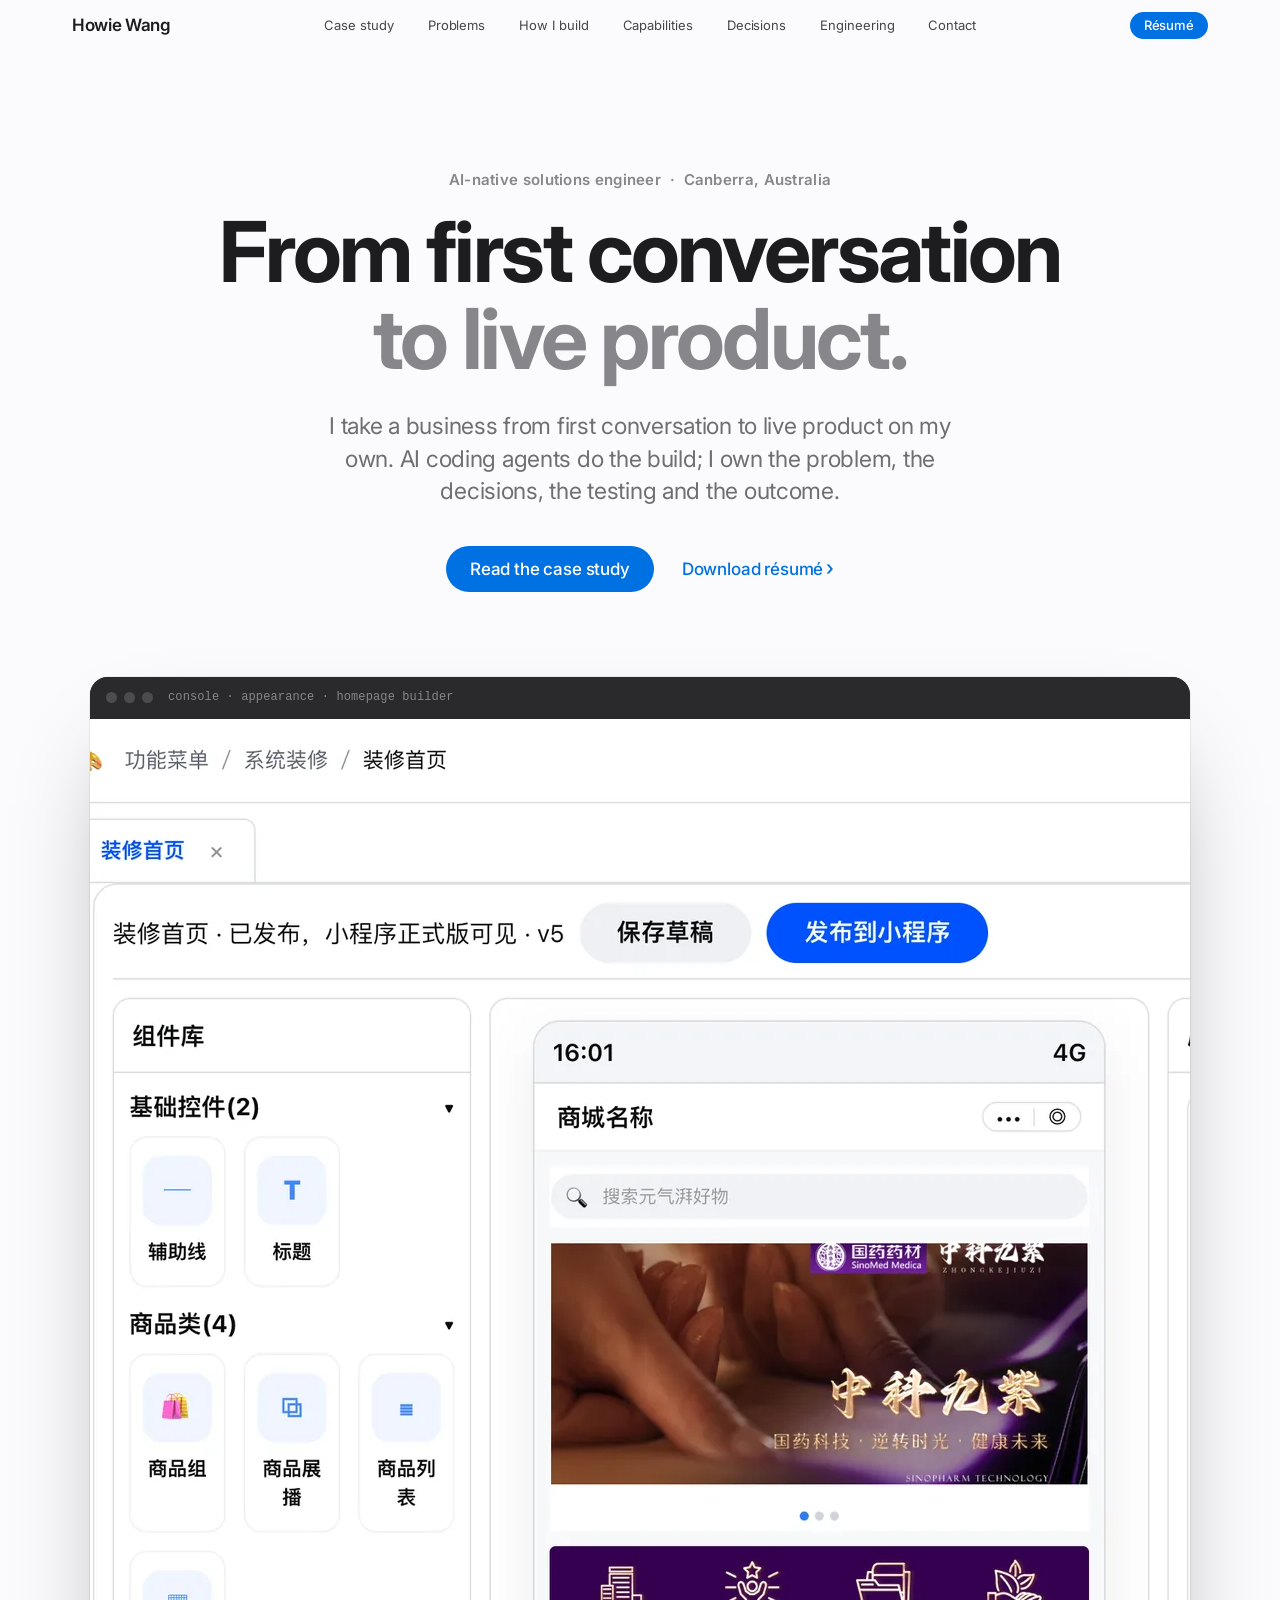
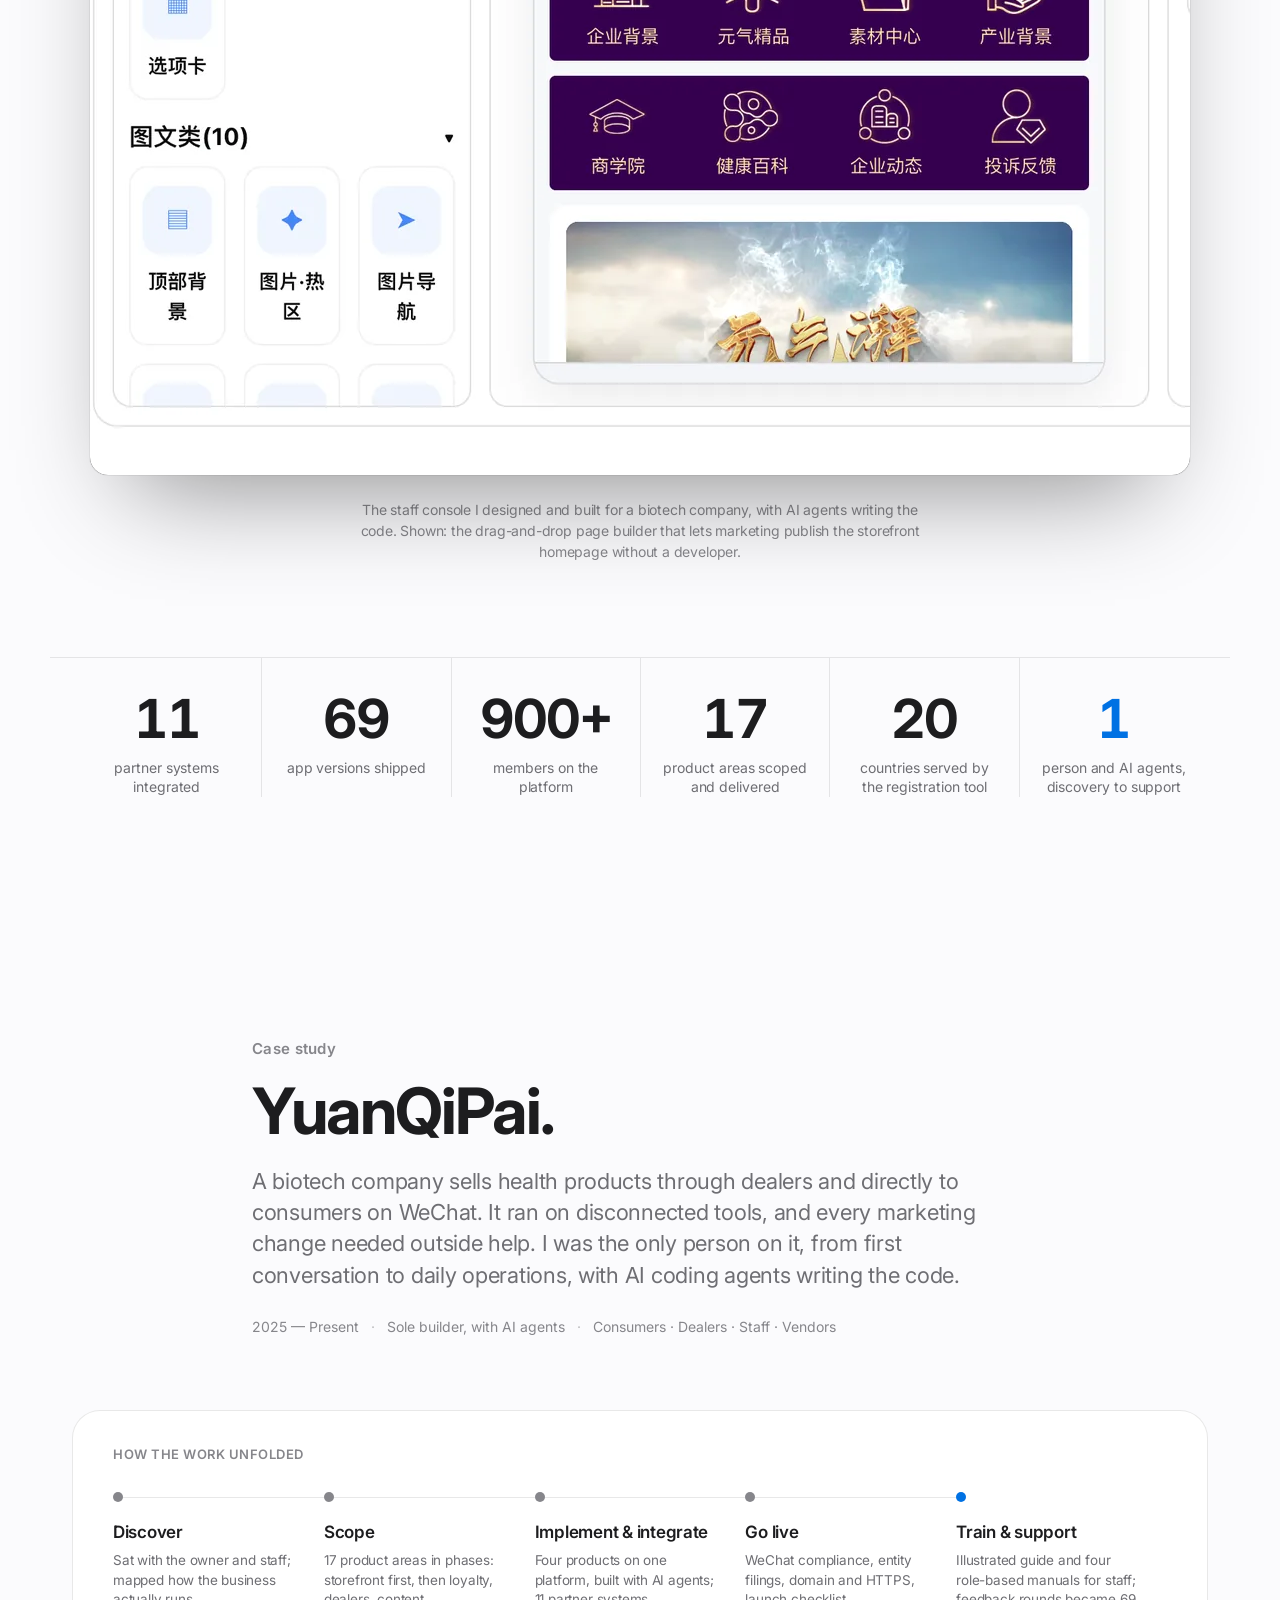
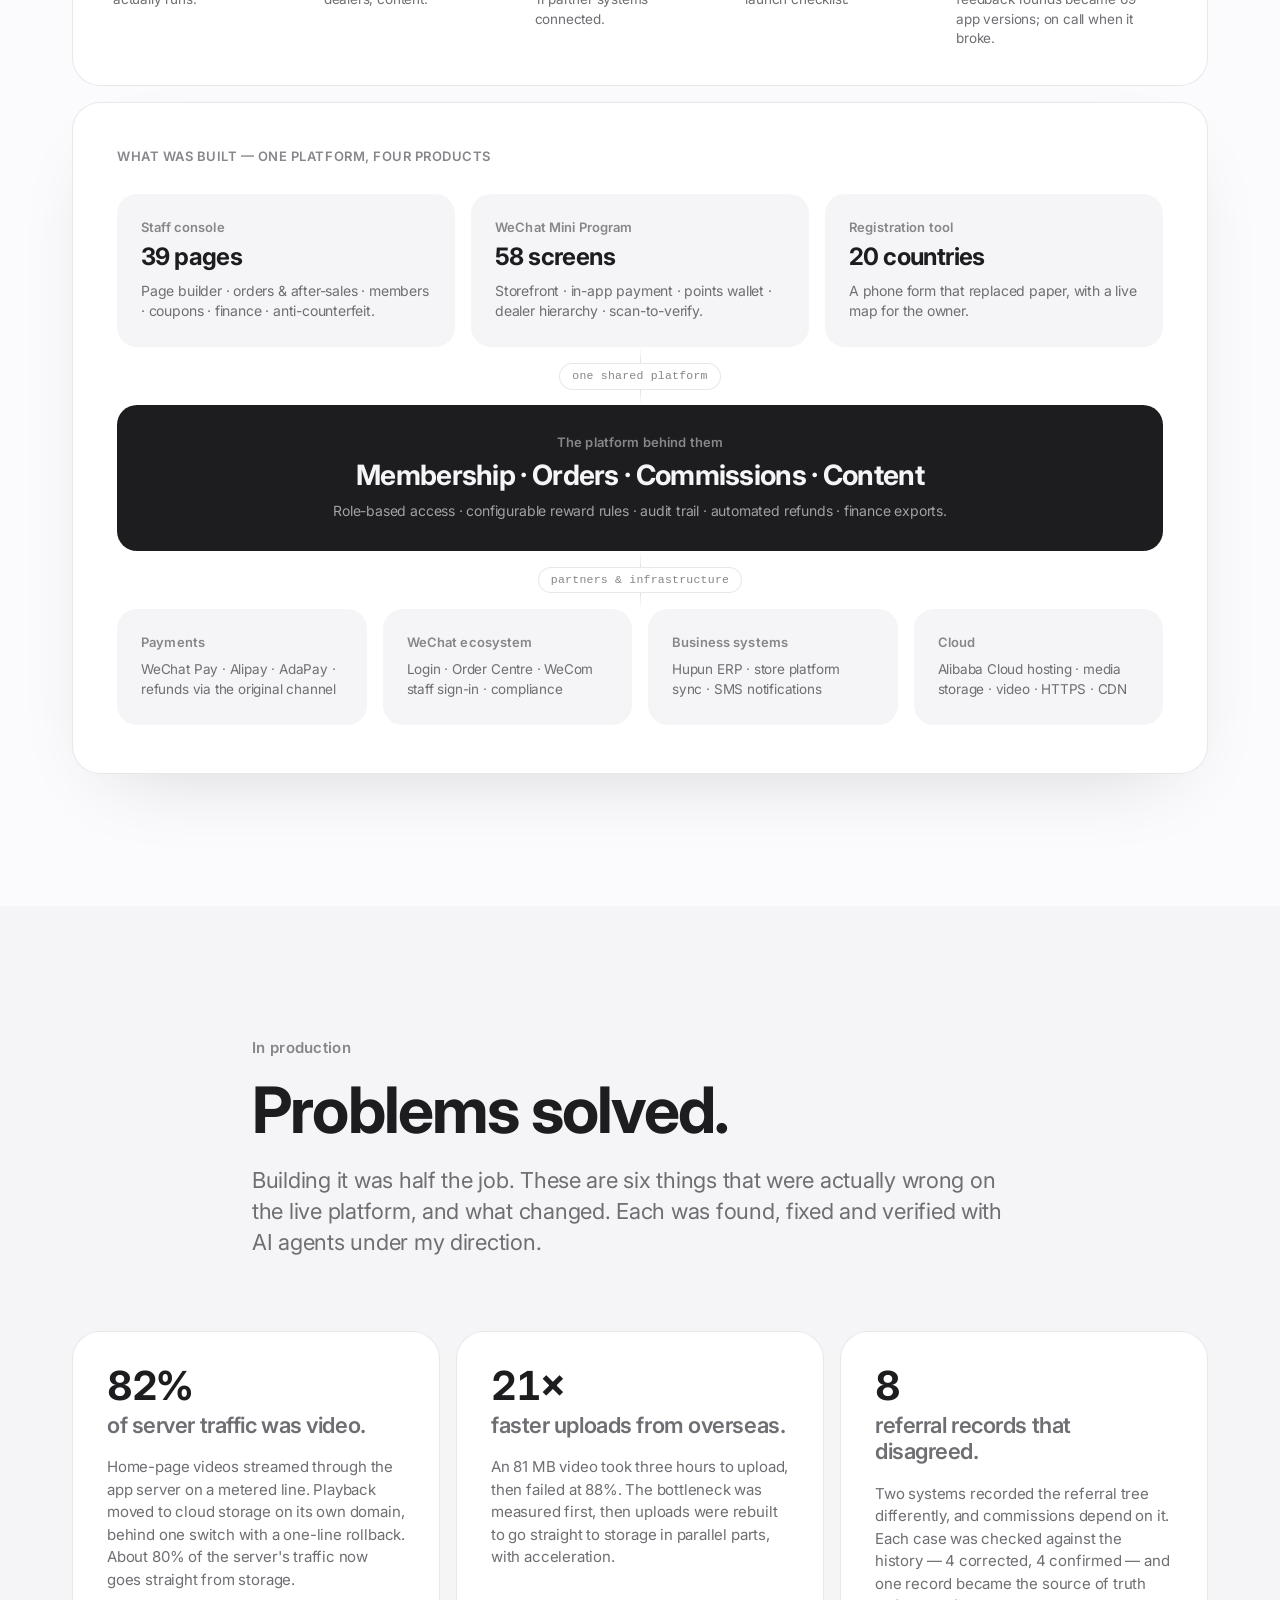
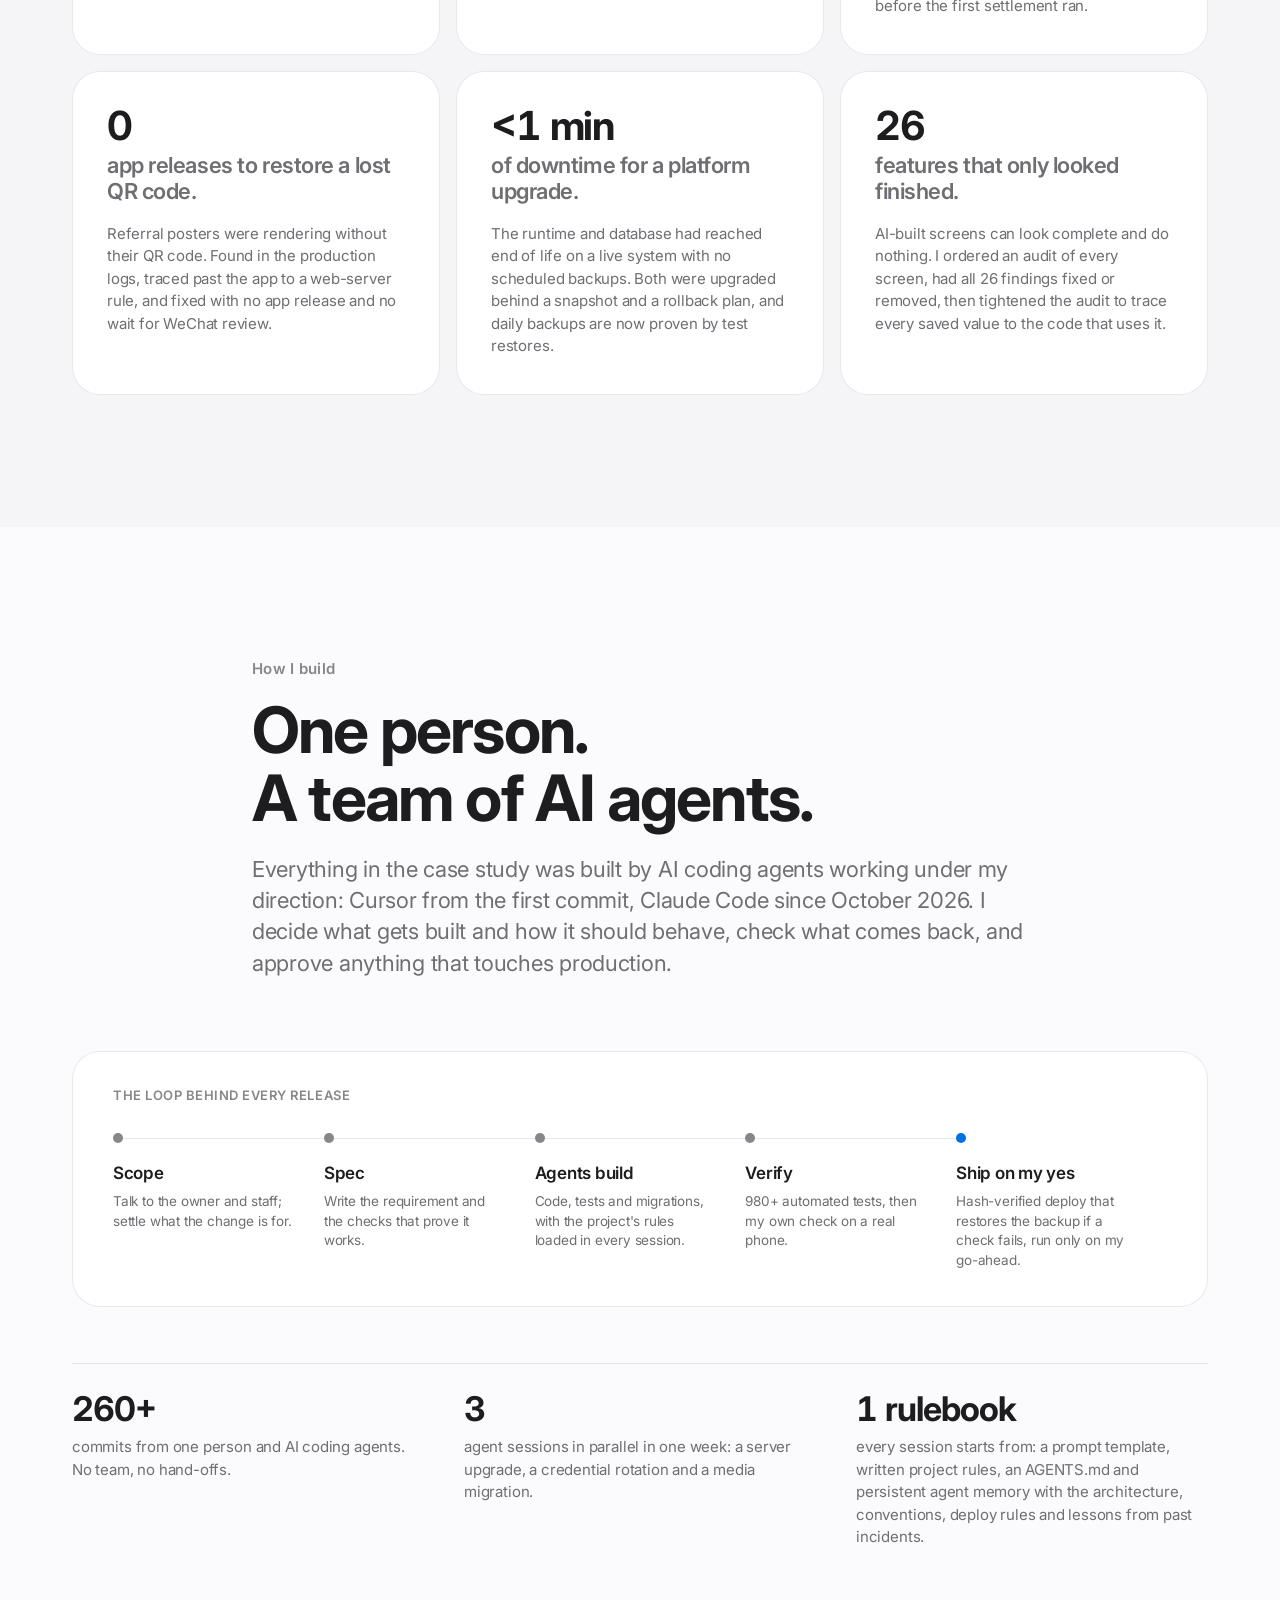
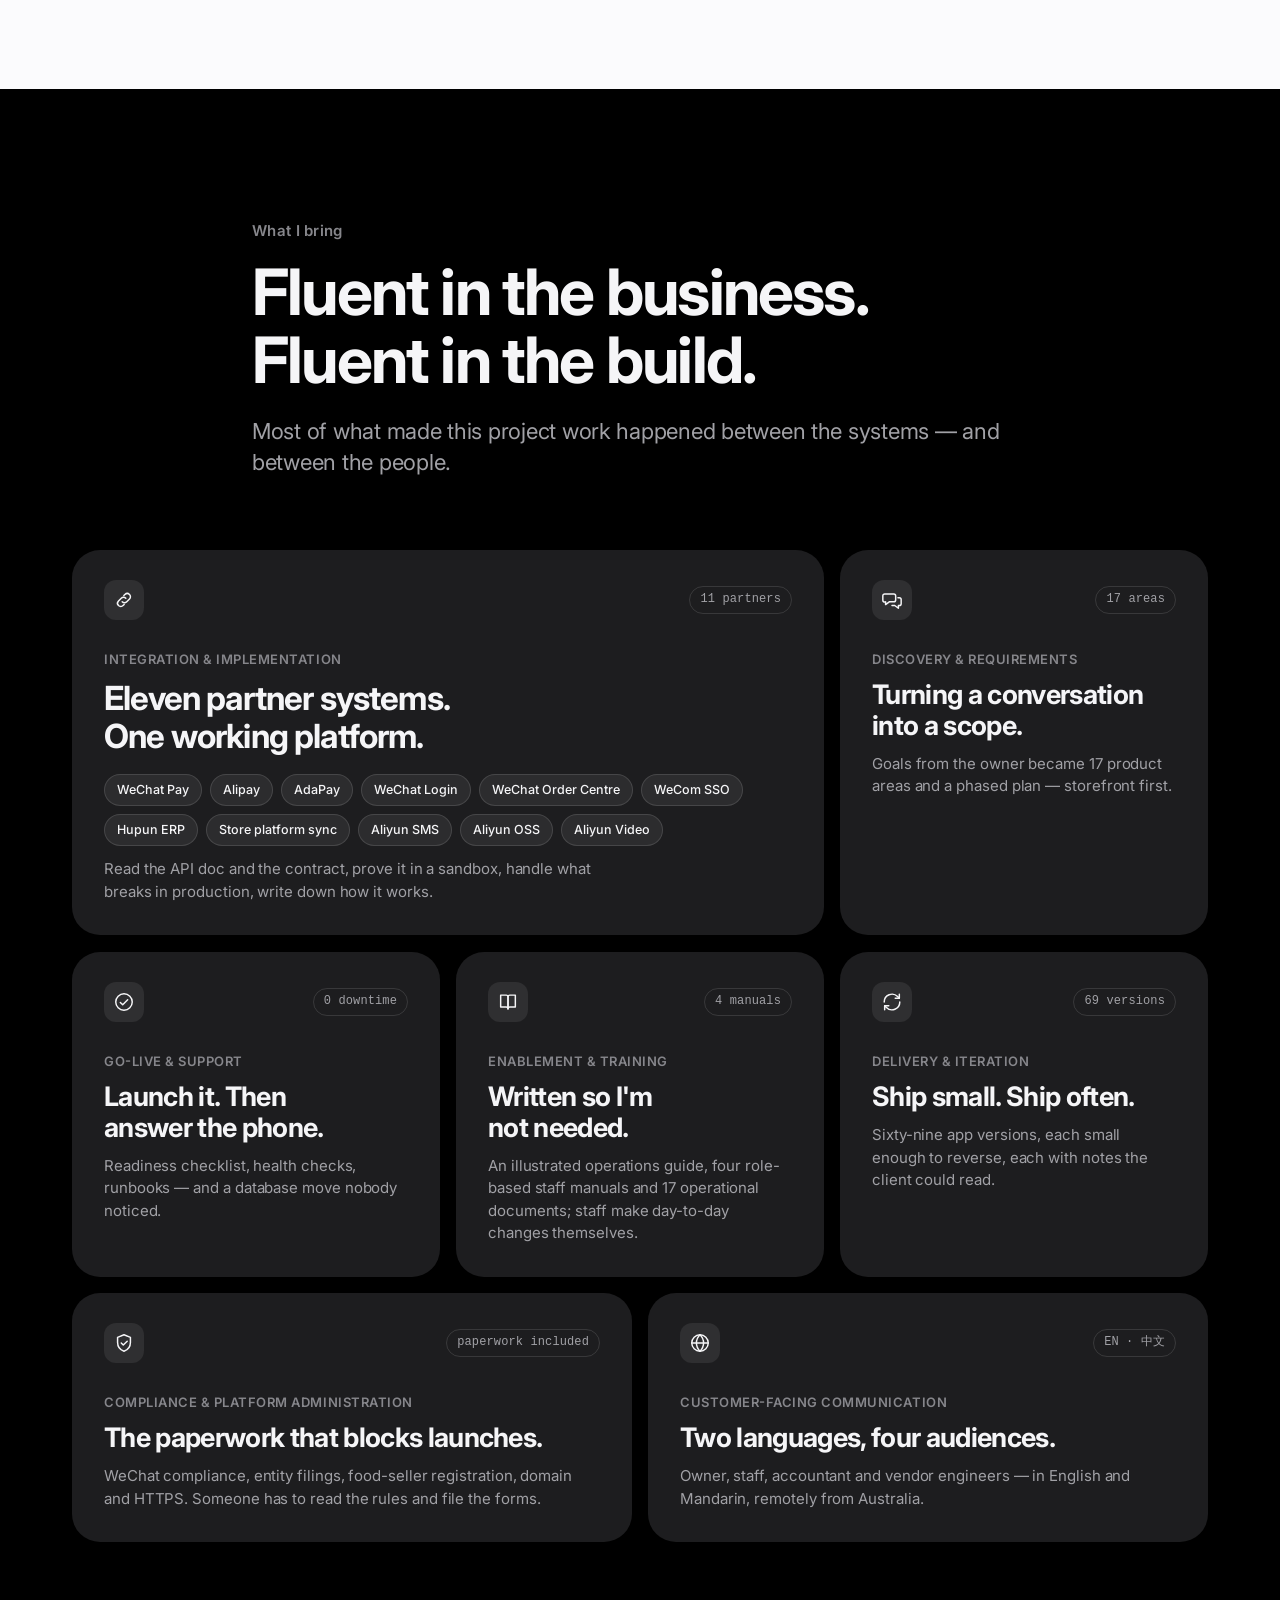
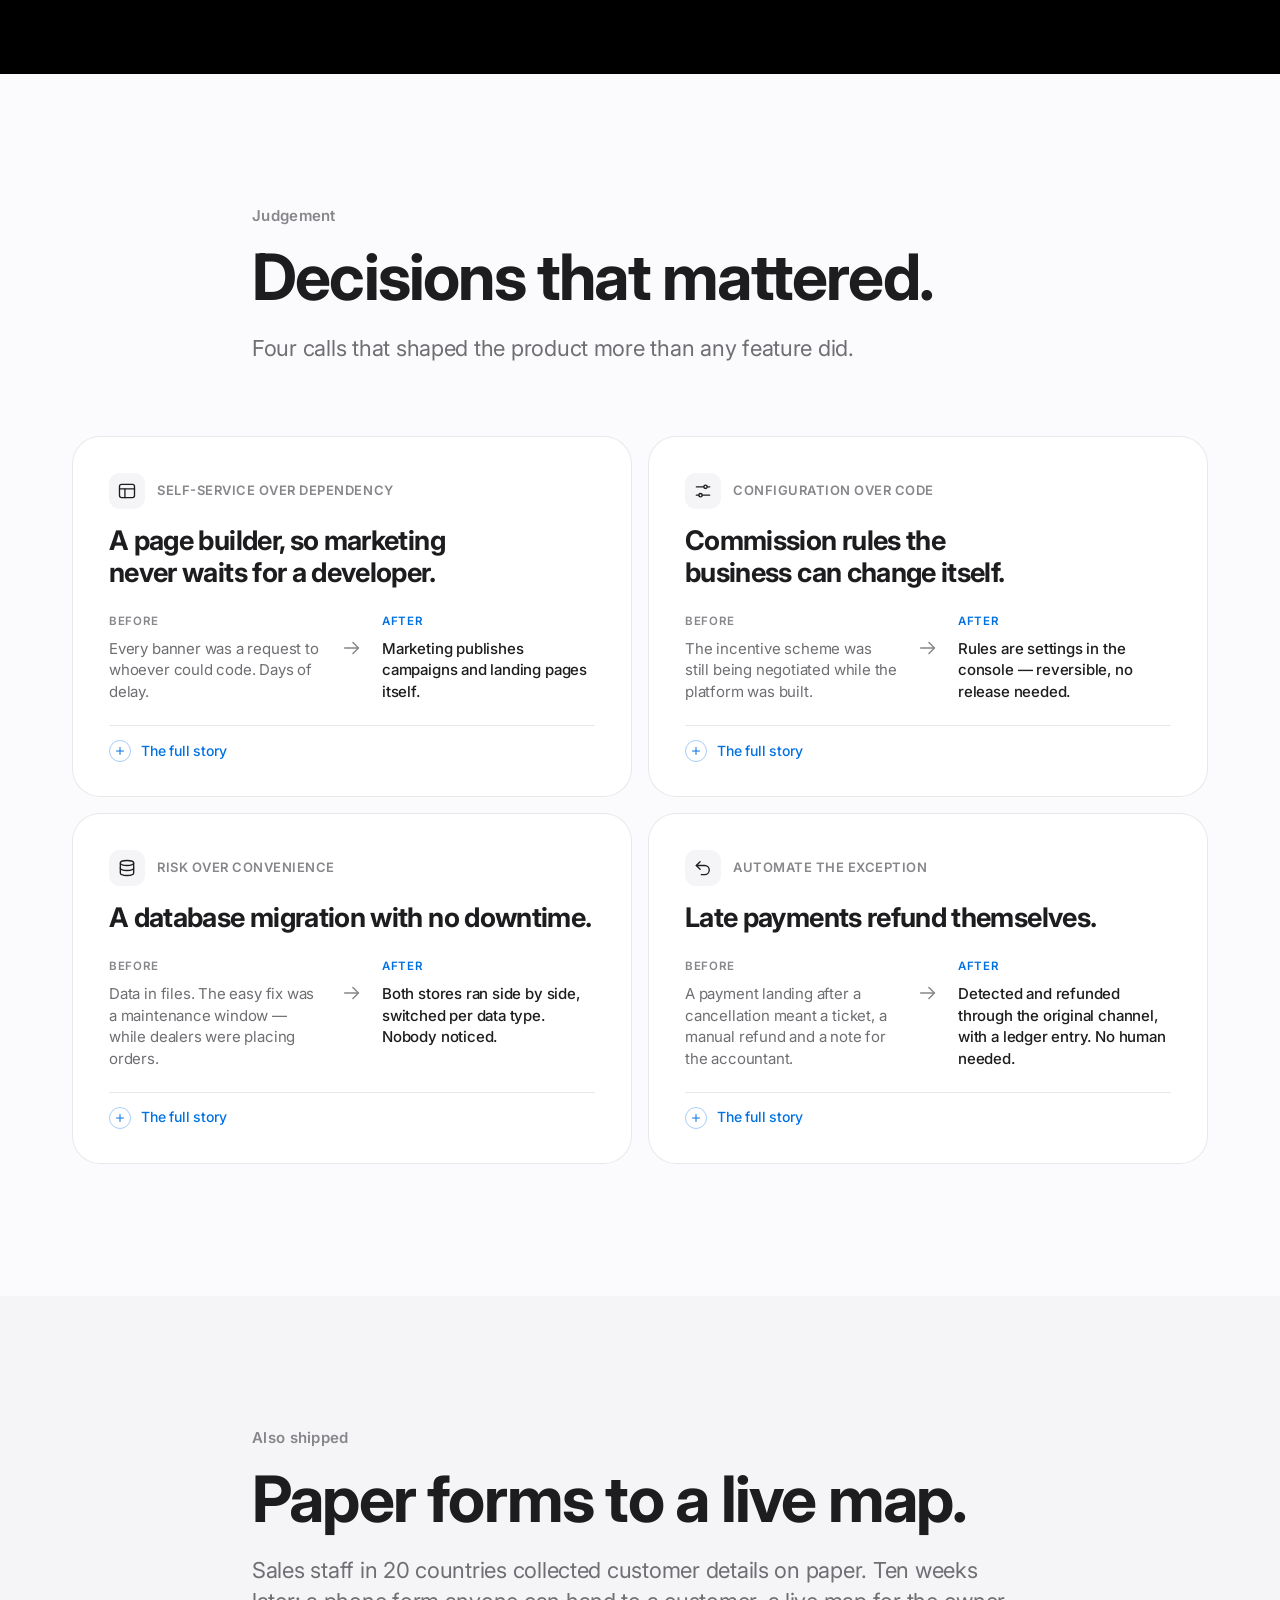
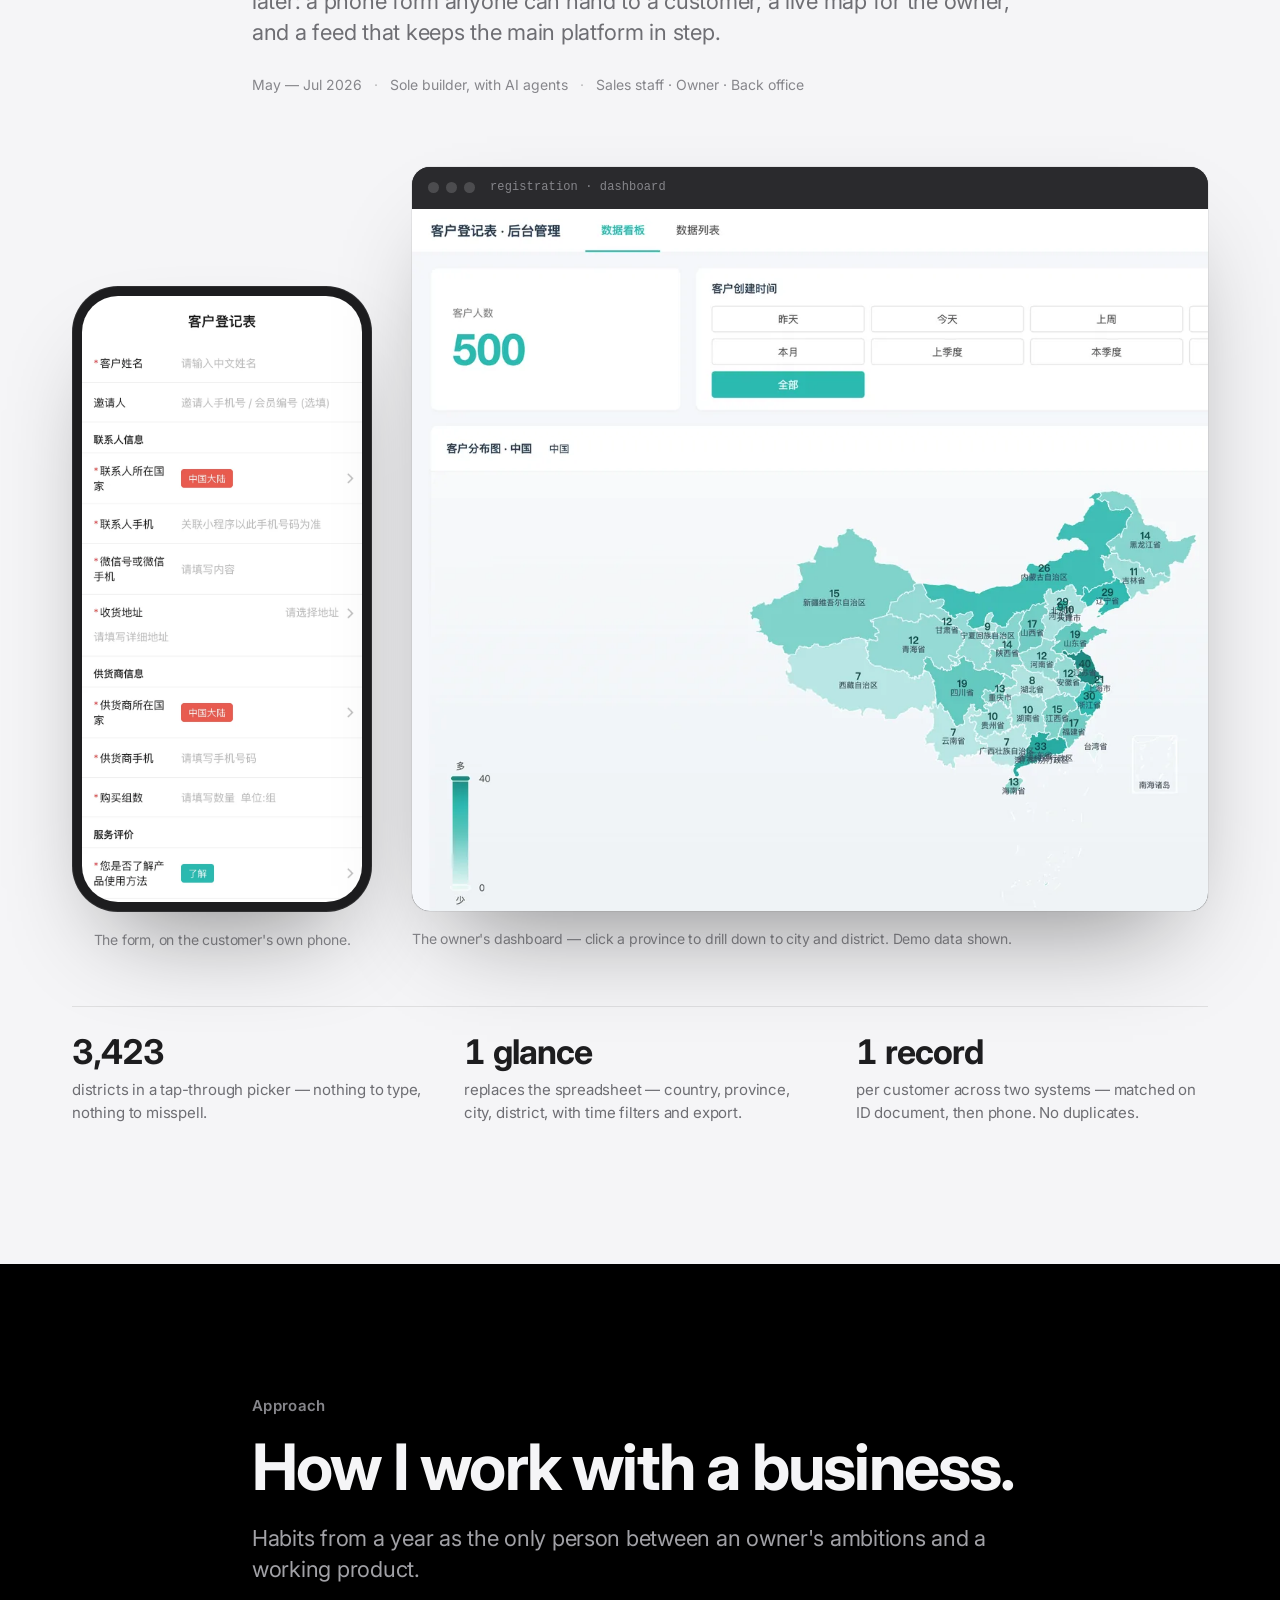
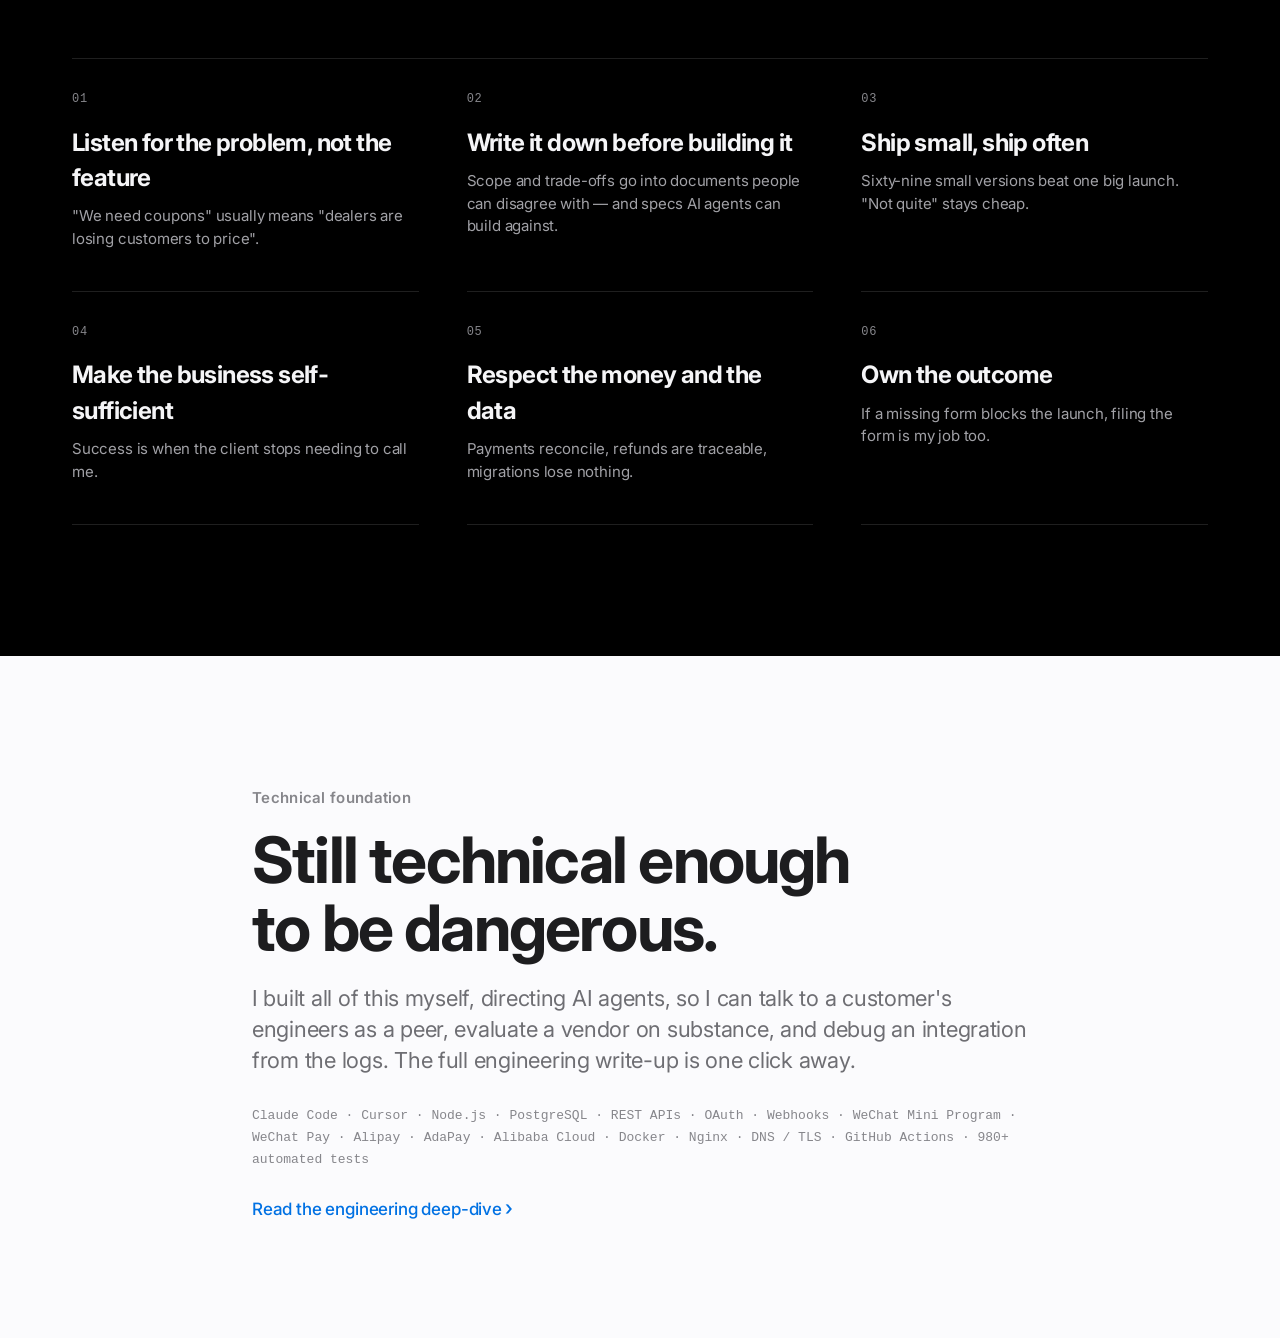
<file: index.html>
<!DOCTYPE html>
<html lang="en">
<head>
  <meta charset="utf-8">
  <meta name="viewport" content="width=device-width, initial-scale=1, viewport-fit=cover">
  <title>Howie Wang — AI-native solutions engineer</title>
  <meta name="description" content="Howie Wang takes a business from first conversation to live product alone, directing AI coding agents to do the build — discovery, integration, go-live, training and support. Eleven partner systems integrated, 69 app versions, 900+ members, one person. Canberra, Australia.">
  <meta name="author" content="Howie Wang">
  <meta name="theme-color" content="#fbfbfd">

  <meta property="og:type" content="website">
  <meta property="og:title" content="Howie Wang — One person and AI agents, from first conversation to live product">
  <meta property="og:description" content="AI-native solutions engineer. A commerce platform for a biotech company, built and run by one person directing AI coding agents: 11 partner integrations, 69 app versions, 900+ members.">
  <meta property="og:image" content="https://how1ewang.github.io/img/console-builder.jpg">
  <meta name="twitter:card" content="summary_large_image">

  <link rel="icon" href="data:image/svg+xml,%3Csvg xmlns='http://www.w3.org/2000/svg' viewBox='0 0 64 64'%3E%3Crect width='64' height='64' rx='14' fill='%231d1d1f'/%3E%3Ctext x='32' y='41' text-anchor='middle' font-family='-apple-system,Helvetica,Arial,sans-serif' font-size='26' font-weight='600' fill='%23fff'%3EHW%3C/text%3E%3C/svg%3E">

  <link rel="preconnect" href="https://fonts.googleapis.com">
  <link rel="preconnect" href="https://fonts.gstatic.com" crossorigin>
  <link rel="stylesheet" href="https://fonts.googleapis.com/css2?family=Inter:wght@400;500;600;700&display=swap">
  <link rel="preload" as="image" href="img/console-builder.webp" type="image/webp">
  <link rel="stylesheet" href="styles.css">
  <noscript><style>.reveal, .pipeline.reveal .pipeline-steps li, .shift-arrow svg { opacity: 1 !important; transform: none !important; }</style></noscript>
</head>
<body>

  <!-- Icon sprite: hairline SF-Symbols-style glyphs, referenced with <use> -->
  <svg width="0" height="0" style="position:absolute" aria-hidden="true" focusable="false">
    <defs>
      <symbol id="i-link" viewBox="0 0 24 24"><path d="M10 14a3.5 3.5 0 0 0 5 0l3-3a3.5 3.5 0 0 0-5-5l-1.2 1.2"/><path d="M14 10a3.5 3.5 0 0 0-5 0l-3 3a3.5 3.5 0 0 0 5 5l1.2-1.2"/></symbol>
      <symbol id="i-bubbles" viewBox="0 0 24 24"><path d="M4 5.5h10a2 2 0 0 1 2 2V12a2 2 0 0 1-2 2H9l-4 3v-3a2 2 0 0 1-3-2V7.5a2 2 0 0 1 2-2z"/><path d="M18.5 9.5h1.5a2 2 0 0 1 2 2v4.5a2 2 0 0 1-2 2h-1v3l-4-3h-3"/></symbol>
      <symbol id="i-check" viewBox="0 0 24 24"><circle cx="12" cy="12" r="9"/><path d="M8 12.5l2.6 2.6L16 9.6"/></symbol>
      <symbol id="i-book" viewBox="0 0 24 24"><path d="M4 4.5h6a2 2 0 0 1 2 2v13a2 2 0 0 0-2-2H4z"/><path d="M20 4.5h-6a2 2 0 0 0-2 2v13a2 2 0 0 1 2-2h6z"/></symbol>
      <symbol id="i-loop" viewBox="0 0 24 24"><path d="M3.5 12a8.5 8.5 0 0 1 14.6-5.9L20 8"/><path d="M20 3.5V8h-4.5"/><path d="M20.5 12a8.5 8.5 0 0 1-14.6 5.9L4 16"/><path d="M4 20.5V16h4.5"/></symbol>
      <symbol id="i-shield" viewBox="0 0 24 24"><path d="M12 3l7 2.8v5.7c0 4.4-3 8.1-7 9.5-4-1.4-7-5.1-7-9.5V5.8z"/><path d="M9 12l2.2 2.2L15.5 10"/></symbol>
      <symbol id="i-globe" viewBox="0 0 24 24"><circle cx="12" cy="12" r="9"/><path d="M3 12h18"/><path d="M12 3c2.6 2.6 3.9 5.6 3.9 9s-1.3 6.4-3.9 9c-2.6-2.6-3.9-5.6-3.9-9S9.4 5.6 12 3z"/></symbol>
      <symbol id="i-layout" viewBox="0 0 24 24"><rect x="3" y="4" width="18" height="16" rx="2.5"/><path d="M3 9.5h18"/><path d="M9.5 9.5V20"/></symbol>
      <symbol id="i-sliders" viewBox="0 0 24 24"><path d="M4 7h9"/><path d="M17 7h3"/><path d="M4 17h3"/><path d="M11 17h9"/><circle cx="15" cy="7" r="2"/><circle cx="9" cy="17" r="2"/></symbol>
      <symbol id="i-database" viewBox="0 0 24 24"><ellipse cx="12" cy="6" rx="8" ry="3"/><path d="M4 6v12c0 1.7 3.6 3 8 3s8-1.3 8-3V6"/><path d="M4 12c0 1.7 3.6 3 8 3s8-1.3 8-3"/></symbol>
      <symbol id="i-refund" viewBox="0 0 24 24"><path d="M8.5 13.5L4 9l4.5-4.5"/><path d="M4 9h10a5.5 5.5 0 0 1 0 11H10"/></symbol>
      <symbol id="i-arrow" viewBox="0 0 24 24"><path d="M4 12h15"/><path d="M13 6l6 6-6 6"/></symbol>
      <symbol id="i-plus" viewBox="0 0 24 24"><path d="M12 5v14"/><path d="M5 12h14"/></symbol>
    </defs>
  </svg>

  <!-- ============================== NAV ============================== -->
  <header class="nav" id="nav">
    <div class="nav-inner">
      <a class="nav-brand" href="#top" aria-label="Howie Wang — home">Howie Wang</a>

      <nav class="nav-links" aria-label="Primary">
        <a href="#work">Case study</a>
        <a href="#problems">Problems</a>
        <a href="#ai">How I build</a>
        <a href="#capabilities">Capabilities</a>
        <a href="#decisions">Decisions</a>
        <a href="engineering/">Engineering</a>
        <a href="#contact">Contact</a>
      </nav>

      <div class="nav-actions">
        <a class="btn btn-sm" href="Howie_Wang_Resume.pdf" target="_blank" rel="noopener">Résumé</a>
        <button class="nav-toggle" id="navToggle" aria-label="Open menu" aria-expanded="false" aria-controls="mobileMenu">
          <span></span><span></span>
        </button>
      </div>
    </div>
  </header>

  <nav class="nav-mobile" id="mobileMenu" aria-label="Mobile">
    <a href="#work">Case study</a>
    <a href="#problems">Problems solved</a>
    <a href="#ai">How I build</a>
    <a href="#capabilities">Capabilities</a>
    <a href="#decisions">Decisions</a>
    <a href="#approach">Approach</a>
    <a href="engineering/">Engineering deep-dive</a>
    <a href="#contact">Contact</a>
    <a href="Howie_Wang_Resume.pdf" target="_blank" rel="noopener">Résumé (PDF)</a>
  </nav>

  <main id="top">

    <!-- ============================== HERO ============================== -->
    <section class="hero">
      <div class="container-narrow">
        <p class="eyebrow reveal">AI-native solutions engineer &nbsp;·&nbsp; Canberra, Australia</p>
        <h1 class="hero-title hero-title--long reveal" data-delay="1">
          From first conversation<br>
          <span class="muted">to live product.</span>
        </h1>
        <p class="hero-lead reveal" data-delay="2">
          I take a business from first conversation to live product on my own. AI coding agents do the
          build; I own the problem, the decisions, the testing and the outcome.
        </p>
        <div class="hero-cta reveal" data-delay="3">
          <a class="btn" href="#work">Read the case study</a>
          <a class="link-arrow" href="Howie_Wang_Resume.pdf" target="_blank" rel="noopener">Download résumé</a>
        </div>
      </div>

      <!-- Product shot: the real staff console -->
      <figure class="hero-shot container reveal reveal-shot" data-delay="4">
        <div class="device device-browser">
          <div class="device-bar"><span></span><span></span><span></span><em>console · appearance · homepage builder</em></div>
          <picture>
            <source media="(max-width: 734px)" srcset="img/console-builder-m.webp" type="image/webp" width="1100" height="1356">
            <source media="(max-width: 734px)" srcset="img/console-builder-m.jpg" type="image/jpeg" width="1100" height="1356">
            <source srcset="img/console-builder.webp" type="image/webp">
            <img src="img/console-builder.jpg" width="2200" height="1375" alt="The staff console: a drag-and-drop homepage builder with a component library on the left, a live phone preview in the middle and property settings on the right." fetchpriority="high">
          </picture>
        </div>
        <figcaption>
          The staff console I designed and built for a biotech company, with AI agents writing the code. Shown:
          the drag-and-drop page builder that lets marketing publish the storefront homepage without a developer.
        </figcaption>
      </figure>

      <div class="stats container reveal" aria-label="Key numbers">
        <div class="stat">
          <div class="stat-value"><span data-count="11">11</span></div>
          <div class="stat-label">partner systems integrated</div>
        </div>
        <div class="stat">
          <div class="stat-value"><span data-count="69">69</span></div>
          <div class="stat-label">app versions shipped</div>
        </div>
        <div class="stat">
          <div class="stat-value"><span data-count="900">900</span>+</div>
          <div class="stat-label">members on the platform</div>
        </div>
        <div class="stat">
          <div class="stat-value"><span data-count="17">17</span></div>
          <div class="stat-label">product areas scoped and delivered</div>
        </div>
        <div class="stat">
          <div class="stat-value"><span data-count="20">20</span></div>
          <div class="stat-label">countries served by the registration tool</div>
        </div>
        <div class="stat stat-accent">
          <div class="stat-value"><span data-count="1">1</span></div>
          <div class="stat-label">person and AI agents, discovery to support</div>
        </div>
      </div>
    </section>

    <!-- ============================== CASE STUDY ============================== -->
    <section class="section" id="work">
      <div class="container-narrow">
        <p class="eyebrow reveal">Case study</p>
        <h2 class="section-title reveal" data-delay="1">YuanQiPai.</h2>
        <p class="section-lead reveal" data-delay="2">
          A biotech company sells health products through dealers and directly to consumers on WeChat. It ran
          on disconnected tools, and every marketing change needed outside help. I was the only person on
          it, from first conversation to daily operations, with AI coding agents writing the code.
        </p>
        <p class="meta-line reveal" data-delay="3">
          <span>2025 — Present</span>
          <span>Sole builder, with AI agents</span>
          <span>Consumers · Dealers · Staff · Vendors</span>
        </p>
      </div>

      <div class="container">
        <section class="pipeline pipeline-phases reveal" aria-labelledby="phasesCaption">
          <div class="pipeline-caption" id="phasesCaption">How the work unfolded</div>
          <ol class="pipeline-steps">
            <li><span class="pipeline-step">Discover</span><span class="pipeline-desc">Sat with the owner and staff; mapped how the business actually runs.</span></li>
            <li><span class="pipeline-step">Scope</span><span class="pipeline-desc">17 product areas in phases: storefront first, then loyalty, dealers, content.</span></li>
            <li><span class="pipeline-step">Implement &amp; integrate</span><span class="pipeline-desc">Four products on one platform, built with AI agents; 11 partner systems connected.</span></li>
            <li><span class="pipeline-step">Go live</span><span class="pipeline-desc">WeChat compliance, entity filings, domain and HTTPS, launch checklist.</span></li>
            <li><span class="pipeline-step">Train &amp; support</span><span class="pipeline-desc">Illustrated guide and four role-based manuals for staff; feedback rounds became 69 app versions; on call when it broke.</span></li>
          </ol>
        </section>

        <section class="arch reveal" aria-labelledby="archCaption">
          <div class="arch-caption" id="archCaption">What was built — one platform, four products</div>

          <div class="arch-row arch-row-3">
            <div class="arch-node">
              <div class="arch-node-kicker">Staff console</div>
              <div class="arch-node-title">39 pages</div>
              <div class="arch-node-desc">Page builder · orders &amp; after-sales · members · coupons · finance · anti-counterfeit.</div>
            </div>
            <div class="arch-node">
              <div class="arch-node-kicker">WeChat Mini Program</div>
              <div class="arch-node-title">58 screens</div>
              <div class="arch-node-desc">Storefront · in-app payment · points wallet · dealer hierarchy · scan-to-verify.</div>
            </div>
            <div class="arch-node">
              <div class="arch-node-kicker">Registration tool</div>
              <div class="arch-node-title">20 countries</div>
              <div class="arch-node-desc">A phone form that replaced paper, with a live map for the owner.</div>
            </div>
          </div>

          <div class="arch-link"><span>one shared platform</span></div>

          <div class="arch-row">
            <div class="arch-node arch-node-core">
              <div class="arch-node-kicker">The platform behind them</div>
              <div class="arch-node-title">Membership · Orders · Commissions · Content</div>
              <div class="arch-node-desc">Role-based access · configurable reward rules · audit trail · automated refunds · finance exports.</div>
            </div>
          </div>

          <div class="arch-link"><span>partners &amp; infrastructure</span></div>

          <div class="arch-row arch-row-4">
            <div class="arch-node arch-node-sm">
              <div class="arch-node-kicker">Payments</div>
              <div class="arch-node-desc">WeChat Pay · Alipay · AdaPay · refunds via the original channel</div>
            </div>
            <div class="arch-node arch-node-sm">
              <div class="arch-node-kicker">WeChat ecosystem</div>
              <div class="arch-node-desc">Login · Order Centre · WeCom staff sign-in · compliance</div>
            </div>
            <div class="arch-node arch-node-sm">
              <div class="arch-node-kicker">Business systems</div>
              <div class="arch-node-desc">Hupun ERP · store platform sync · SMS notifications</div>
            </div>
            <div class="arch-node arch-node-sm">
              <div class="arch-node-kicker">Cloud</div>
              <div class="arch-node-desc">Alibaba Cloud hosting · media storage · video · HTTPS · CDN</div>
            </div>
          </div>
        </section>
      </div>
    </section>

    <!-- ============================== PROBLEMS SOLVED ============================== -->
    <section class="section section-alt" id="problems">
      <div class="container-narrow">
        <p class="eyebrow reveal">In production</p>
        <h2 class="section-title reveal" data-delay="1">Problems solved.</h2>
        <p class="section-lead reveal" data-delay="2">
          Building it was half the job. These are six things that were actually wrong on the live
          platform, and what changed. Each was found, fixed and verified with AI agents under my direction.
        </p>
      </div>

      <div class="container">
        <div class="cards-3">
          <article class="card reveal">
            <div class="card-num">82%</div>
            <h3>of server traffic was video.</h3>
            <p>Home-page videos streamed through the app server on a metered line. Playback moved to cloud storage on its own domain, behind one switch with a one-line rollback. About 80% of the server's traffic now goes straight from storage.</p>
          </article>
          <article class="card reveal" data-delay="1">
            <div class="card-num">21×</div>
            <h3>faster uploads from overseas.</h3>
            <p>An 81 MB video took three hours to upload, then failed at 88%. The bottleneck was measured first, then uploads were rebuilt to go straight to storage in parallel parts, with acceleration.</p>
          </article>
          <article class="card reveal" data-delay="2">
            <div class="card-num">8</div>
            <h3>referral records that disagreed.</h3>
            <p>Two systems recorded the referral tree differently, and commissions depend on it. Each case was checked against the history — 4 corrected, 4 confirmed — and one record became the source of truth before the first settlement ran.</p>
          </article>
          <article class="card reveal">
            <div class="card-num">0</div>
            <h3>app releases to restore a lost QR code.</h3>
            <p>Referral posters were rendering without their QR code. Found in the production logs, traced past the app to a web-server rule, and fixed with no app release and no wait for WeChat review.</p>
          </article>
          <article class="card reveal" data-delay="1">
            <div class="card-num">&lt;1 min</div>
            <h3>of downtime for a platform upgrade.</h3>
            <p>The runtime and database had reached end of life on a live system with no scheduled backups. Both were upgraded behind a snapshot and a rollback plan, and daily backups are now proven by test restores.</p>
          </article>
          <article class="card reveal" data-delay="2">
            <div class="card-num">26</div>
            <h3>features that only looked finished.</h3>
            <p>AI-built screens can look complete and do nothing. I ordered an audit of every screen, had all 26 findings fixed or removed, then tightened the audit to trace every saved value to the code that uses it.</p>
          </article>
        </div>
      </div>
    </section>

    <!-- ============================== HOW I BUILD (AI) ============================== -->
    <section class="section" id="ai">
      <div class="container-narrow">
        <p class="eyebrow reveal">How I build</p>
        <h2 class="section-title reveal" data-delay="1">One person.<br>A team of AI agents.</h2>
        <p class="section-lead reveal" data-delay="2">
          Everything in the case study was built by AI coding agents working under my direction: Cursor from
          the first commit, Claude Code since October 2026. I decide what gets built and how it should behave,
          check what comes back, and approve anything that touches production.
        </p>
      </div>

      <div class="container">
        <section class="pipeline pipeline-phases reveal" aria-labelledby="aiCaption">
          <div class="pipeline-caption" id="aiCaption">The loop behind every release</div>
          <ol class="pipeline-steps">
            <li><span class="pipeline-step">Scope</span><span class="pipeline-desc">Talk to the owner and staff; settle what the change is for.</span></li>
            <li><span class="pipeline-step">Spec</span><span class="pipeline-desc">Write the requirement and the checks that prove it works.</span></li>
            <li><span class="pipeline-step">Agents build</span><span class="pipeline-desc">Code, tests and migrations, with the project's rules loaded in every session.</span></li>
            <li><span class="pipeline-step">Verify</span><span class="pipeline-desc">980+ automated tests, then my own check on a real phone.</span></li>
            <li><span class="pipeline-step">Ship on my yes</span><span class="pipeline-desc">Hash-verified deploy that restores the backup if a check fails, run only on my go-ahead.</span></li>
          </ol>
        </section>

        <ul class="facts reveal">
          <li>
            <span class="fact-num">260+</span>
            <span class="fact-text">commits from one person and AI coding agents. No team, no hand-offs.</span>
          </li>
          <li>
            <span class="fact-num">3</span>
            <span class="fact-text">agent sessions in parallel in one week: a server upgrade, a credential rotation and a media migration.</span>
          </li>
          <li>
            <span class="fact-num">1 rulebook</span>
            <span class="fact-text">every session starts from: a prompt template, written project rules, an AGENTS.md and persistent agent memory with the architecture, conventions, deploy rules and lessons from past incidents.</span>
          </li>
        </ul>
      </div>
    </section>

    <!-- ============================== CAPABILITIES (dark) ============================== -->
    <section class="section section-dark" id="capabilities">
      <div class="container-narrow">
        <p class="eyebrow reveal">What I bring</p>
        <h2 class="section-title reveal" data-delay="1">Fluent in the business. Fluent in the build.</h2>
        <p class="section-lead reveal" data-delay="2">
          Most of what made this project work happened between the systems — and between the people.
        </p>
      </div>

      <div class="container">
        <div class="bento bento-lite">
          <article class="tile tile-4 reveal">
            <div class="tile-top">
              <span class="tile-icon"><svg><use href="#i-link"/></svg></span>
              <span class="tile-metric">11 partners</span>
            </div>
            <span class="tile-kicker">Integration &amp; implementation</span>
            <h3>Eleven partner systems. One working platform.</h3>
            <ul class="chips" aria-label="Systems integrated">
              <li>WeChat Pay</li><li>Alipay</li><li>AdaPay</li><li>WeChat Login</li><li>WeChat Order Centre</li>
              <li>WeCom SSO</li><li>Hupun ERP</li><li>Store platform sync</li><li>Aliyun SMS</li><li>Aliyun OSS</li><li>Aliyun Video</li>
            </ul>
            <p>Read the API doc and the contract, prove it in a sandbox, handle what breaks in production, write down how it works.</p>
          </article>

          <article class="tile tile-2 reveal" data-delay="1">
            <div class="tile-top">
              <span class="tile-icon"><svg><use href="#i-bubbles"/></svg></span>
              <span class="tile-metric">17 areas</span>
            </div>
            <span class="tile-kicker">Discovery &amp; requirements</span>
            <h3>Turning a conversation into a scope.</h3>
            <p>Goals from the owner became 17 product areas and a phased plan — storefront first.</p>
          </article>

          <article class="tile tile-2 reveal">
            <div class="tile-top">
              <span class="tile-icon"><svg><use href="#i-check"/></svg></span>
              <span class="tile-metric">0 downtime</span>
            </div>
            <span class="tile-kicker">Go-live &amp; support</span>
            <h3>Launch it. Then answer the phone.</h3>
            <p>Readiness checklist, health checks, runbooks — and a database move nobody noticed.</p>
          </article>

          <article class="tile tile-2 reveal" data-delay="1">
            <div class="tile-top">
              <span class="tile-icon"><svg><use href="#i-book"/></svg></span>
              <span class="tile-metric">4 manuals</span>
            </div>
            <span class="tile-kicker">Enablement &amp; training</span>
            <h3>Written so I'm not needed.</h3>
            <p>An illustrated operations guide, four role-based staff manuals and 17 operational documents; staff make day-to-day changes themselves.</p>
          </article>

          <article class="tile tile-2 reveal" data-delay="2">
            <div class="tile-top">
              <span class="tile-icon"><svg><use href="#i-loop"/></svg></span>
              <span class="tile-metric">69 versions</span>
            </div>
            <span class="tile-kicker">Delivery &amp; iteration</span>
            <h3>Ship small. Ship often.</h3>
            <p>Sixty-nine app versions, each small enough to reverse, each with notes the client could read.</p>
          </article>

          <article class="tile tile-3 reveal">
            <div class="tile-top">
              <span class="tile-icon"><svg><use href="#i-shield"/></svg></span>
              <span class="tile-metric">paperwork included</span>
            </div>
            <span class="tile-kicker">Compliance &amp; platform administration</span>
            <h3>The paperwork that blocks launches.</h3>
            <p>WeChat compliance, entity filings, food-seller registration, domain and HTTPS. Someone has to read the rules and file the forms.</p>
          </article>

          <article class="tile tile-3 reveal" data-delay="1">
            <div class="tile-top">
              <span class="tile-icon"><svg><use href="#i-globe"/></svg></span>
              <span class="tile-metric">EN · 中文</span>
            </div>
            <span class="tile-kicker">Customer-facing communication</span>
            <h3>Two languages, four audiences.</h3>
            <p>Owner, staff, accountant and vendor engineers — in English and Mandarin, remotely from Australia.</p>
          </article>
        </div>
      </div>
    </section>

    <!-- ============================== DECISIONS ============================== -->
    <section class="section" id="decisions">
      <div class="container-narrow">
        <p class="eyebrow reveal">Judgement</p>
        <h2 class="section-title reveal" data-delay="1">Decisions that mattered.</h2>
        <p class="section-lead reveal" data-delay="2">
          Four calls that shaped the product more than any feature did.
        </p>
      </div>

      <div class="container">
        <div class="cards-2">
          <article class="decision reveal">
            <div class="decision-head">
              <span class="decision-icon"><svg><use href="#i-layout"/></svg></span>
              <span class="decision-kicker">Self-service over dependency</span>
            </div>
            <h3>A page builder, so marketing never waits for a developer.</h3>
            <div class="shift">
              <div class="shift-col"><span class="shift-label">Before</span><p>Every banner was a request to whoever could code. Days of delay.</p></div>
              <span class="shift-arrow" aria-hidden="true"><svg><use href="#i-arrow"/></svg></span>
              <div class="shift-col shift-after"><span class="shift-label">After</span><p>Marketing publishes campaigns and landing pages itself.</p></div>
            </div>
            <details class="more">
              <summary><span class="more-icon"><svg><use href="#i-plus"/></svg></span>The full story</summary>
              <dl>
                <dt>Problem</dt><dd>Every campaign meant a new homepage layout, and every layout meant a request to whoever could code — days of delay for a banner.</dd>
                <dt>Decision</dt><dd>Build a drag-and-drop page builder into the console instead of coding pages on request. It cost more upfront and was the biggest single piece of the project.</dd>
                <dt>Result</dt><dd>The marketing team publishes campaigns and landing pages themselves, with no developer in the loop.</dd>
              </dl>
            </details>
          </article>

          <article class="decision reveal" data-delay="1">
            <div class="decision-head">
              <span class="decision-icon"><svg><use href="#i-sliders"/></svg></span>
              <span class="decision-kicker">Configuration over code</span>
            </div>
            <h3>Commission rules the business can change itself.</h3>
            <div class="shift">
              <div class="shift-col"><span class="shift-label">Before</span><p>The incentive scheme was still being negotiated while the platform was built.</p></div>
              <span class="shift-arrow" aria-hidden="true"><svg><use href="#i-arrow"/></svg></span>
              <div class="shift-col shift-after"><span class="shift-label">After</span><p>Rules are settings in the console — reversible, no release needed.</p></div>
            </div>
            <details class="more">
              <summary><span class="more-icon"><svg><use href="#i-plus"/></svg></span>The full story</summary>
              <dl>
                <dt>Problem</dt><dd>What commissions are based on, when they pay out, who funds level-difference awards — all still being negotiated while the platform was being built.</dd>
                <dt>Decision</dt><dd>Treat the rules as settings, not code. Every variable the owner might change became a switch in the console, with reversal built in for mistakes.</dd>
                <dt>Result</dt><dd>Changing the incentive scheme is a setting, not a software release — and a mistake can be reversed.</dd>
              </dl>
            </details>
          </article>

          <article class="decision reveal">
            <div class="decision-head">
              <span class="decision-icon"><svg><use href="#i-database"/></svg></span>
              <span class="decision-kicker">Risk over convenience</span>
            </div>
            <h3>A database migration with no downtime.</h3>
            <div class="shift">
              <div class="shift-col"><span class="shift-label">Before</span><p>Data in files. The easy fix was a maintenance window — while dealers were placing orders.</p></div>
              <span class="shift-arrow" aria-hidden="true"><svg><use href="#i-arrow"/></svg></span>
              <div class="shift-col shift-after"><span class="shift-label">After</span><p>Both stores ran side by side, switched per data type. Nobody noticed.</p></div>
            </div>
            <details class="more">
              <summary><span class="more-icon"><svg><use href="#i-plus"/></svg></span>The full story</summary>
              <dl>
                <dt>Problem</dt><dd>Production data lived in files and had to move to a proper database. Dealers place orders throughout the day and the owner did not want to tell them to stop.</dd>
                <dt>Decision</dt><dd>Run both stores side by side and switch over per data type behind a setting that could be reversed instantly — slower to build, safe to fail.</dd>
                <dt>Result</dt><dd>Zero downtime, no records lost, and a rollback switch ready if anything had gone wrong.</dd>
              </dl>
            </details>
          </article>

          <article class="decision reveal" data-delay="1">
            <div class="decision-head">
              <span class="decision-icon"><svg><use href="#i-refund"/></svg></span>
              <span class="decision-kicker">Automate the exception</span>
            </div>
            <h3>Late payments refund themselves.</h3>
            <div class="shift">
              <div class="shift-col"><span class="shift-label">Before</span><p>A payment landing after a cancellation meant a ticket, a manual refund and a note for the accountant.</p></div>
              <span class="shift-arrow" aria-hidden="true"><svg><use href="#i-arrow"/></svg></span>
              <div class="shift-col shift-after"><span class="shift-label">After</span><p>Detected and refunded through the original channel, with a ledger entry. No human needed.</p></div>
            </div>
            <details class="more">
              <summary><span class="more-icon"><svg><use href="#i-plus"/></svg></span>The full story</summary>
              <dl>
                <dt>Problem</dt><dd>Occasionally a customer cancelled and the payment arrived seconds later anyway. Each case became a support ticket, a manual refund and a note for the accountant.</dd>
                <dt>Decision</dt><dd>Detect any payment that lands against a non-pending order and refund it through the original channel, with a ledger entry — no human in the loop unless it fails.</dd>
                <dt>Result</dt><dd>No more manual refunds for late payments, and the books reconcile without anyone touching them.</dd>
              </dl>
            </details>
          </article>
        </div>
      </div>
    </section>

    <!-- ============================== ALSO SHIPPED ============================== -->
    <section class="section section-alt" id="registration">
      <div class="container-narrow">
        <p class="eyebrow reveal">Also shipped</p>
        <h2 class="section-title reveal" data-delay="1">Paper forms to a live map.</h2>
        <p class="section-lead reveal" data-delay="2">
          Sales staff in 20 countries collected customer details on paper. Ten weeks later: a phone form
          anyone can hand to a customer, a live map for the owner, and a feed that keeps the main platform in step.
        </p>
        <p class="meta-line reveal" data-delay="3">
          <span>May — Jul 2026</span>
          <span>Sole builder, with AI agents</span>
          <span>Sales staff · Owner · Back office</span>
        </p>
      </div>

      <div class="container">
        <div class="showcase">
          <figure class="showcase-phone reveal reveal-shot">
            <div class="device device-phone">
              <picture>
                <source srcset="img/registration-form.webp" type="image/webp">
                <img src="img/registration-form.jpg" width="780" height="1688" alt="The customer registration form on a phone: name, country, phone, address picker, supplier details and a short survey." loading="lazy">
              </picture>
            </div>
            <figcaption>The form, on the customer's own phone.</figcaption>
          </figure>

          <figure class="showcase-map reveal reveal-shot" data-delay="1">
            <div class="device device-browser">
              <div class="device-bar"><span></span><span></span><span></span><em>registration · dashboard</em></div>
              <picture>
                <source media="(max-width: 734px)" srcset="img/registration-dashboard-m.webp" type="image/webp" width="1100" height="971">
                <source media="(max-width: 734px)" srcset="img/registration-dashboard-m.jpg" type="image/jpeg" width="1100" height="971">
                <source srcset="img/registration-dashboard.webp" type="image/webp">
                <img src="img/registration-dashboard.jpg" width="1800" height="1125" alt="The owner's dashboard: total customers, quick time filters and a map of China shaded by how many customers each province has." loading="lazy">
              </picture>
            </div>
            <figcaption>The owner's dashboard — click a province to drill down to city and district. Demo data shown.</figcaption>
          </figure>
        </div>

        <ul class="facts reveal">
          <li>
            <span class="fact-num">3,423</span>
            <span class="fact-text">districts in a tap-through picker — nothing to type, nothing to misspell.</span>
          </li>
          <li>
            <span class="fact-num">1 glance</span>
            <span class="fact-text">replaces the spreadsheet — country, province, city, district, with time filters and export.</span>
          </li>
          <li>
            <span class="fact-num">1 record</span>
            <span class="fact-text">per customer across two systems — matched on ID document, then phone. No duplicates.</span>
          </li>
        </ul>
      </div>
    </section>

    <!-- ============================== APPROACH (dark) ============================== -->
    <section class="section section-dark" id="approach">
      <div class="container-narrow">
        <p class="eyebrow reveal">Approach</p>
        <h2 class="section-title reveal" data-delay="1">How I work with a business.</h2>
        <p class="section-lead reveal" data-delay="2">
          Habits from a year as the only person between an owner's ambitions and a working product.
        </p>
      </div>

      <div class="container">
        <ol class="process process-lite reveal">
          <li>
            <span class="process-num">01</span>
            <h3>Listen for the problem, not the feature</h3>
            <p>"We need coupons" usually means "dealers are losing customers to price".</p>
          </li>
          <li>
            <span class="process-num">02</span>
            <h3>Write it down before building it</h3>
            <p>Scope and trade-offs go into documents people can disagree with — and specs AI agents can build against.</p>
          </li>
          <li>
            <span class="process-num">03</span>
            <h3>Ship small, ship often</h3>
            <p>Sixty-nine small versions beat one big launch. "Not quite" stays cheap.</p>
          </li>
          <li>
            <span class="process-num">04</span>
            <h3>Make the business self-sufficient</h3>
            <p>Success is when the client stops needing to call me.</p>
          </li>
          <li>
            <span class="process-num">05</span>
            <h3>Respect the money and the data</h3>
            <p>Payments reconcile, refunds are traceable, migrations lose nothing.</p>
          </li>
          <li>
            <span class="process-num">06</span>
            <h3>Own the outcome</h3>
            <p>If a missing form blocks the launch, filing the form is my job too.</p>
          </li>
        </ol>
      </div>
    </section>

    <!-- ============================== TECHNICAL FOUNDATION ============================== -->
    <section class="section section-foundation" id="foundation">
      <div class="container-narrow">
        <p class="eyebrow reveal">Technical foundation</p>
        <h2 class="section-title reveal" data-delay="1">Still technical enough to be dangerous.</h2>
        <p class="section-lead reveal" data-delay="2">
          I built all of this myself, directing AI agents, so I can talk to a customer's engineers as a peer,
          evaluate a vendor on substance, and debug an integration from the logs. The full engineering write-up
          is one click away.
        </p>
        <p class="stack-line reveal" data-delay="3">
          Claude Code · Cursor · Node.js · PostgreSQL · REST APIs · OAuth · Webhooks · WeChat Mini Program · WeChat Pay · Alipay · AdaPay · Alibaba Cloud · Docker · Nginx · DNS / TLS · GitHub Actions · 980+ automated tests
        </p>
        <div class="hero-cta reveal" data-delay="3">
          <a class="link-arrow" href="engineering/">Read the engineering deep-dive</a>
        </div>
      </div>
    </section>

    <!-- ============================== CONTACT ============================== -->
    <section class="section section-contact" id="contact">
      <div class="container-narrow">
        <p class="eyebrow reveal">Contact</p>
        <h2 class="section-title reveal" data-delay="1">Let's talk about what you're trying to build.</h2>
        <p class="section-lead reveal" data-delay="2">
          Final-semester Master of IT at UNSW, graduating December 2026. Based in Canberra, open to junior
          roles where AI is how the work gets done — AI solutions engineer, AI implementation consultant or
          forward deployed engineer — in Canberra, Sydney or remote.
          I reply to every message, in English or Mandarin.
        </p>
        <div class="contact-actions reveal" data-delay="3">
          <a class="btn" href="mailto:howiewang122@gmail.com">howiewang122@gmail.com</a>
          <a class="link-arrow" href="https://github.com/how1ewang" target="_blank" rel="noopener">github.com/how1ewang</a>
          <a class="link-arrow" href="Howie_Wang_Resume.pdf" target="_blank" rel="noopener">Résumé (PDF)</a>
        </div>
      </div>
    </section>
  </main>

  <footer class="footer">
    <div class="container footer-inner">
      <span>© 2026 Howie Wang</span>
      <span>Designed by me, built with Claude Code and Cursor. No framework, no template — just HTML, CSS and 4 KB of JavaScript. Screenshots show demo data.</span>
    </div>
  </footer>

  <script src="main.js" defer></script>
</body>
</html>
</file>
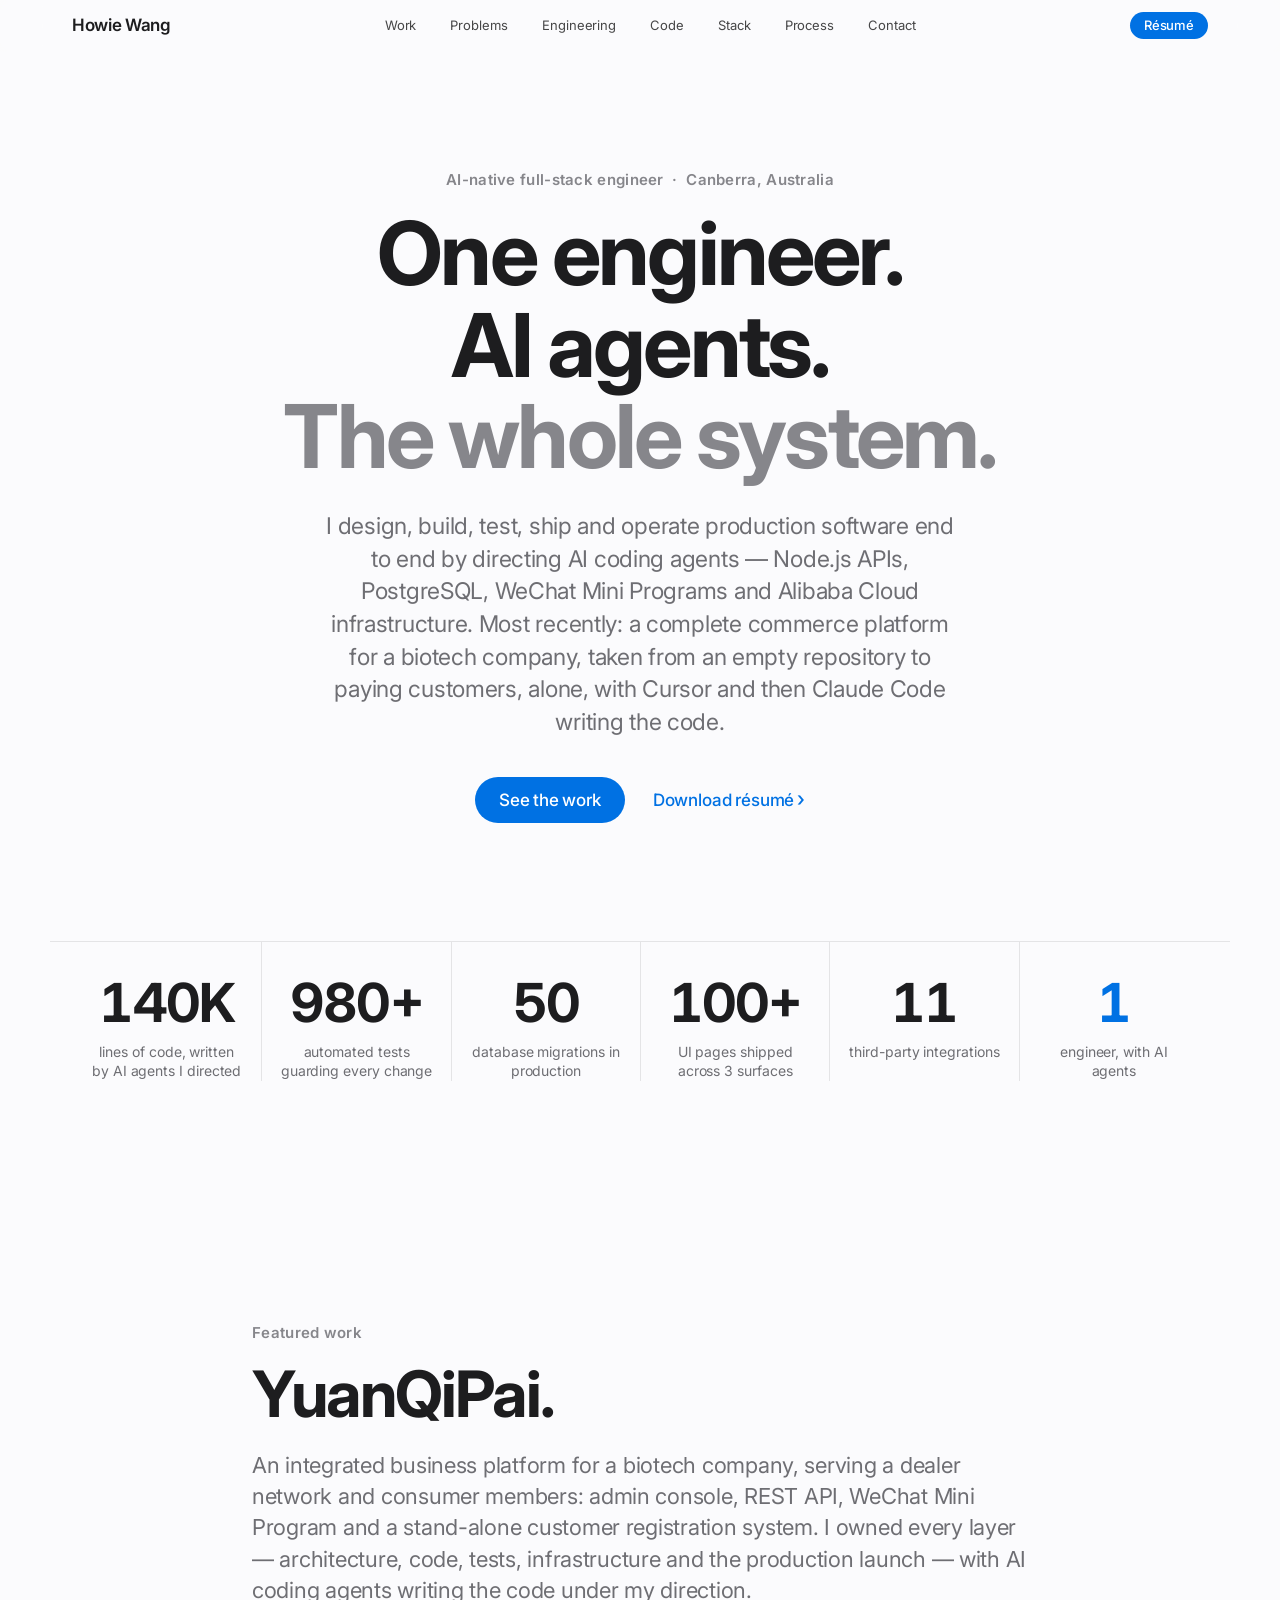
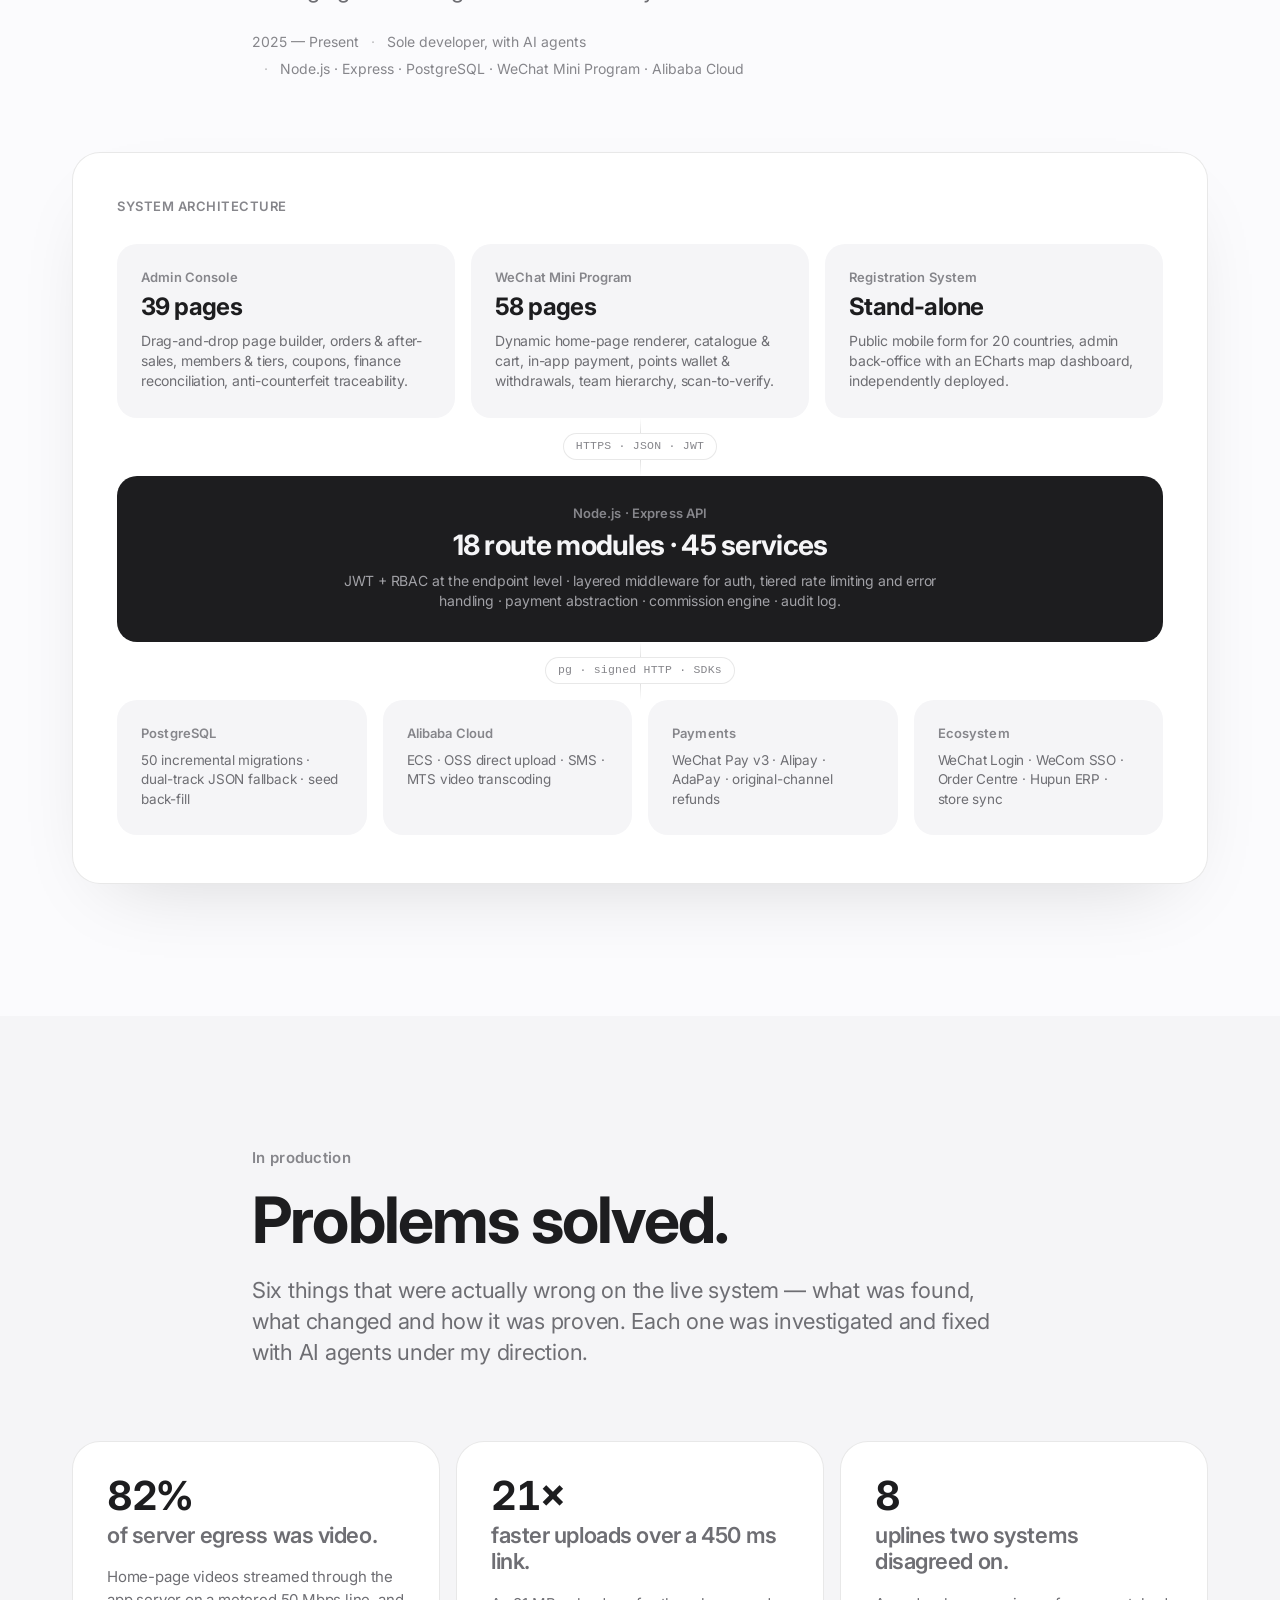
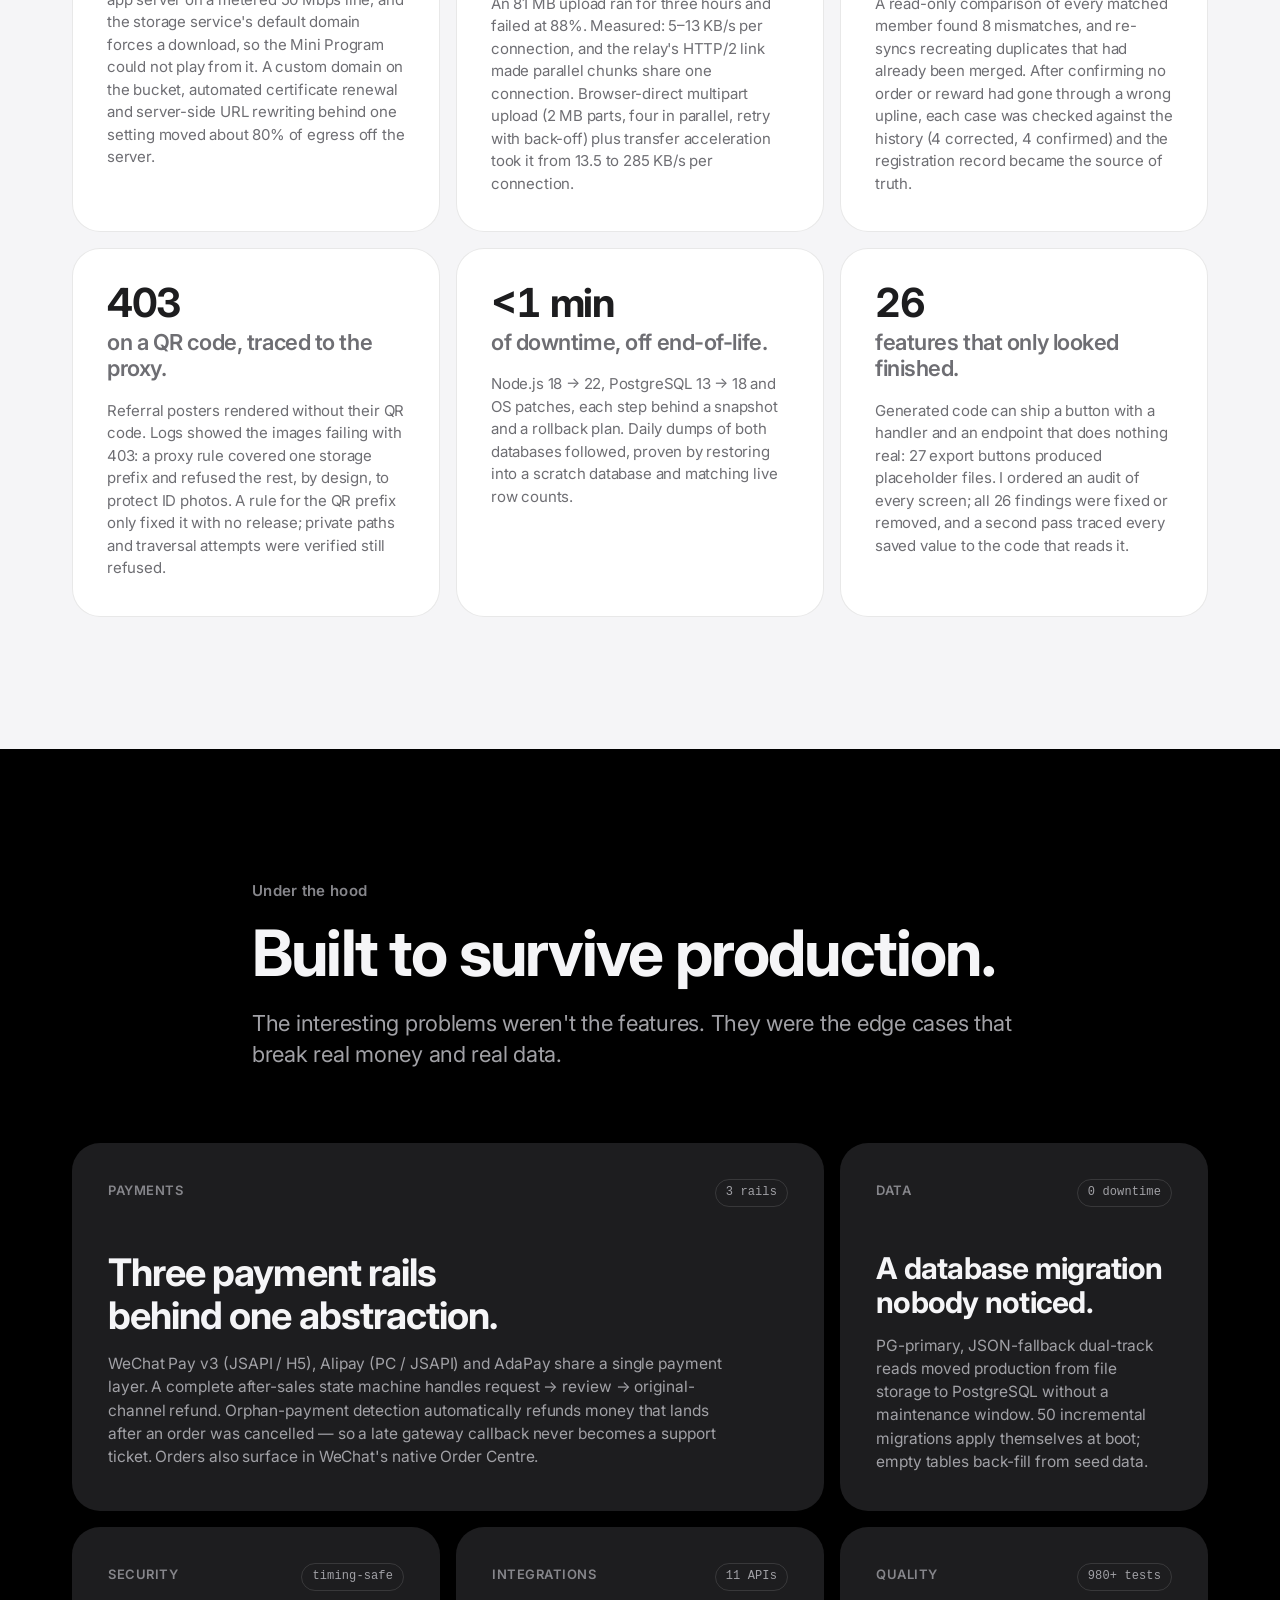
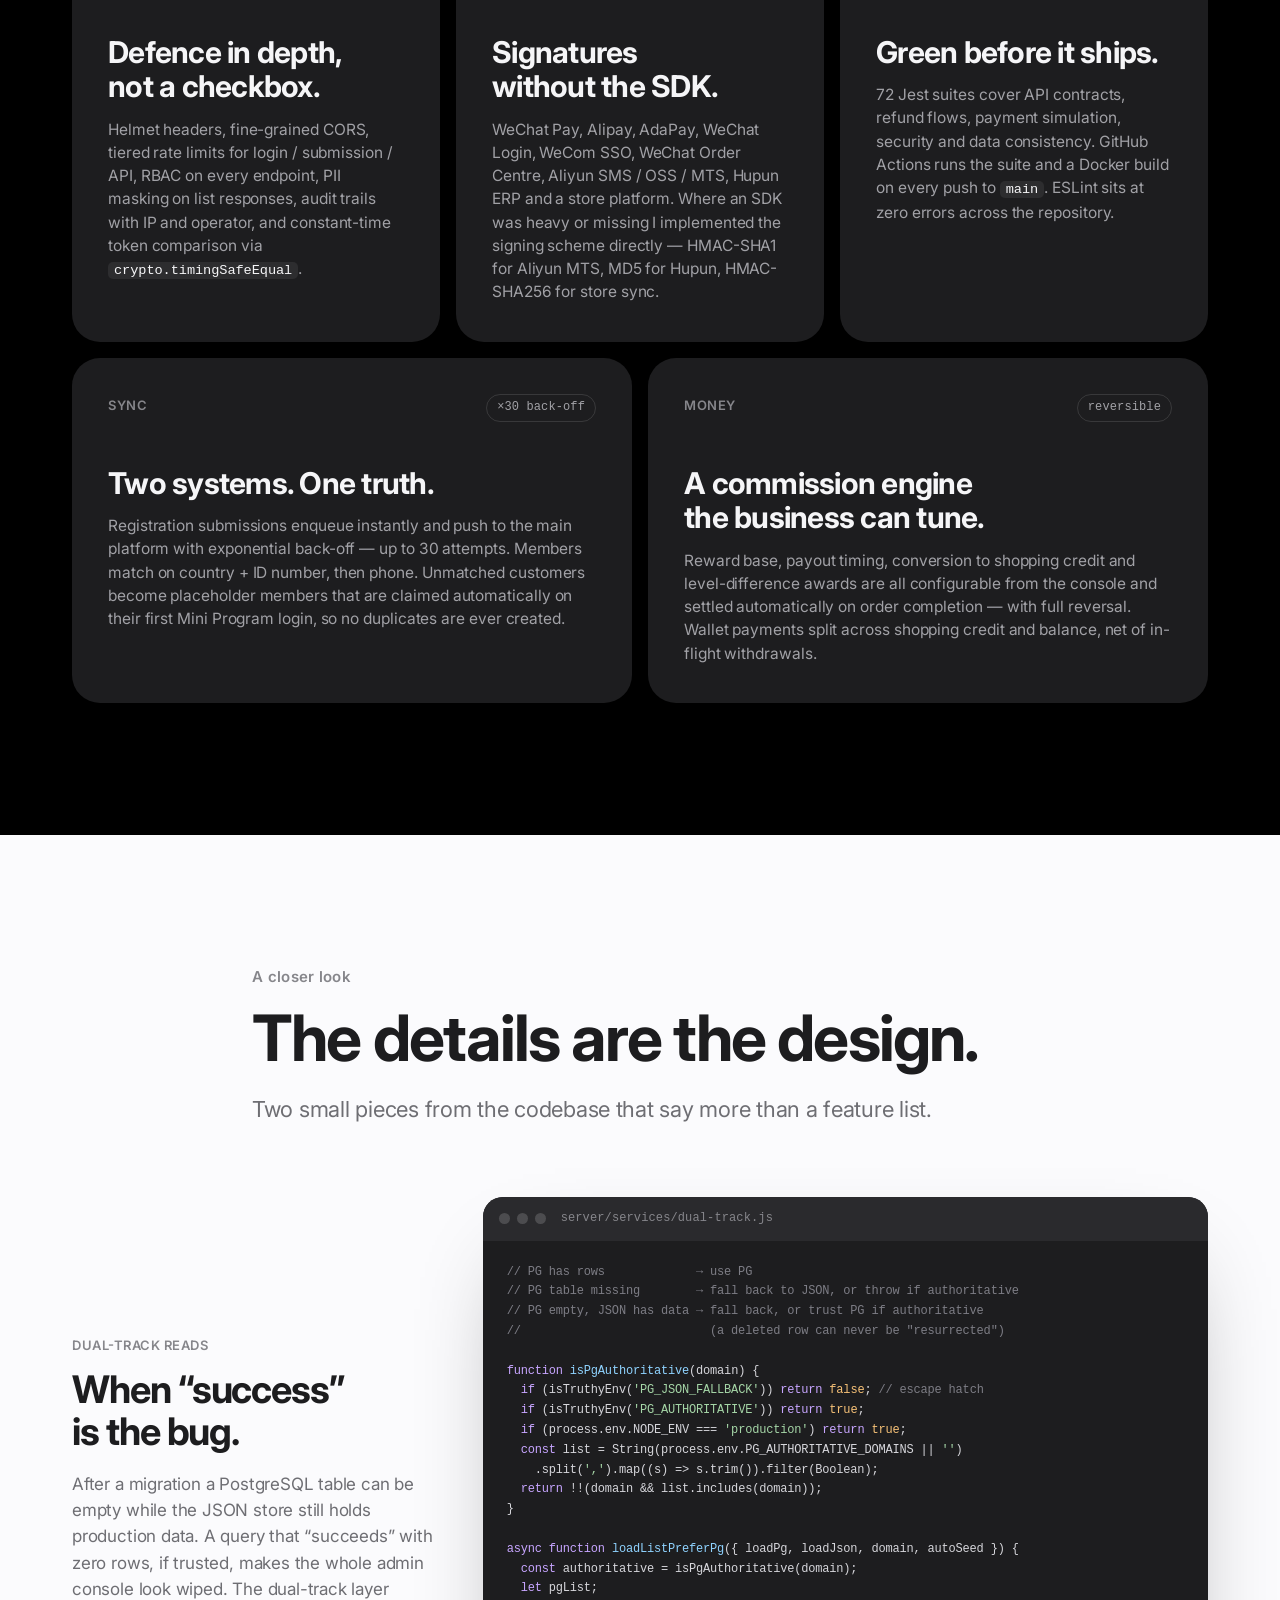
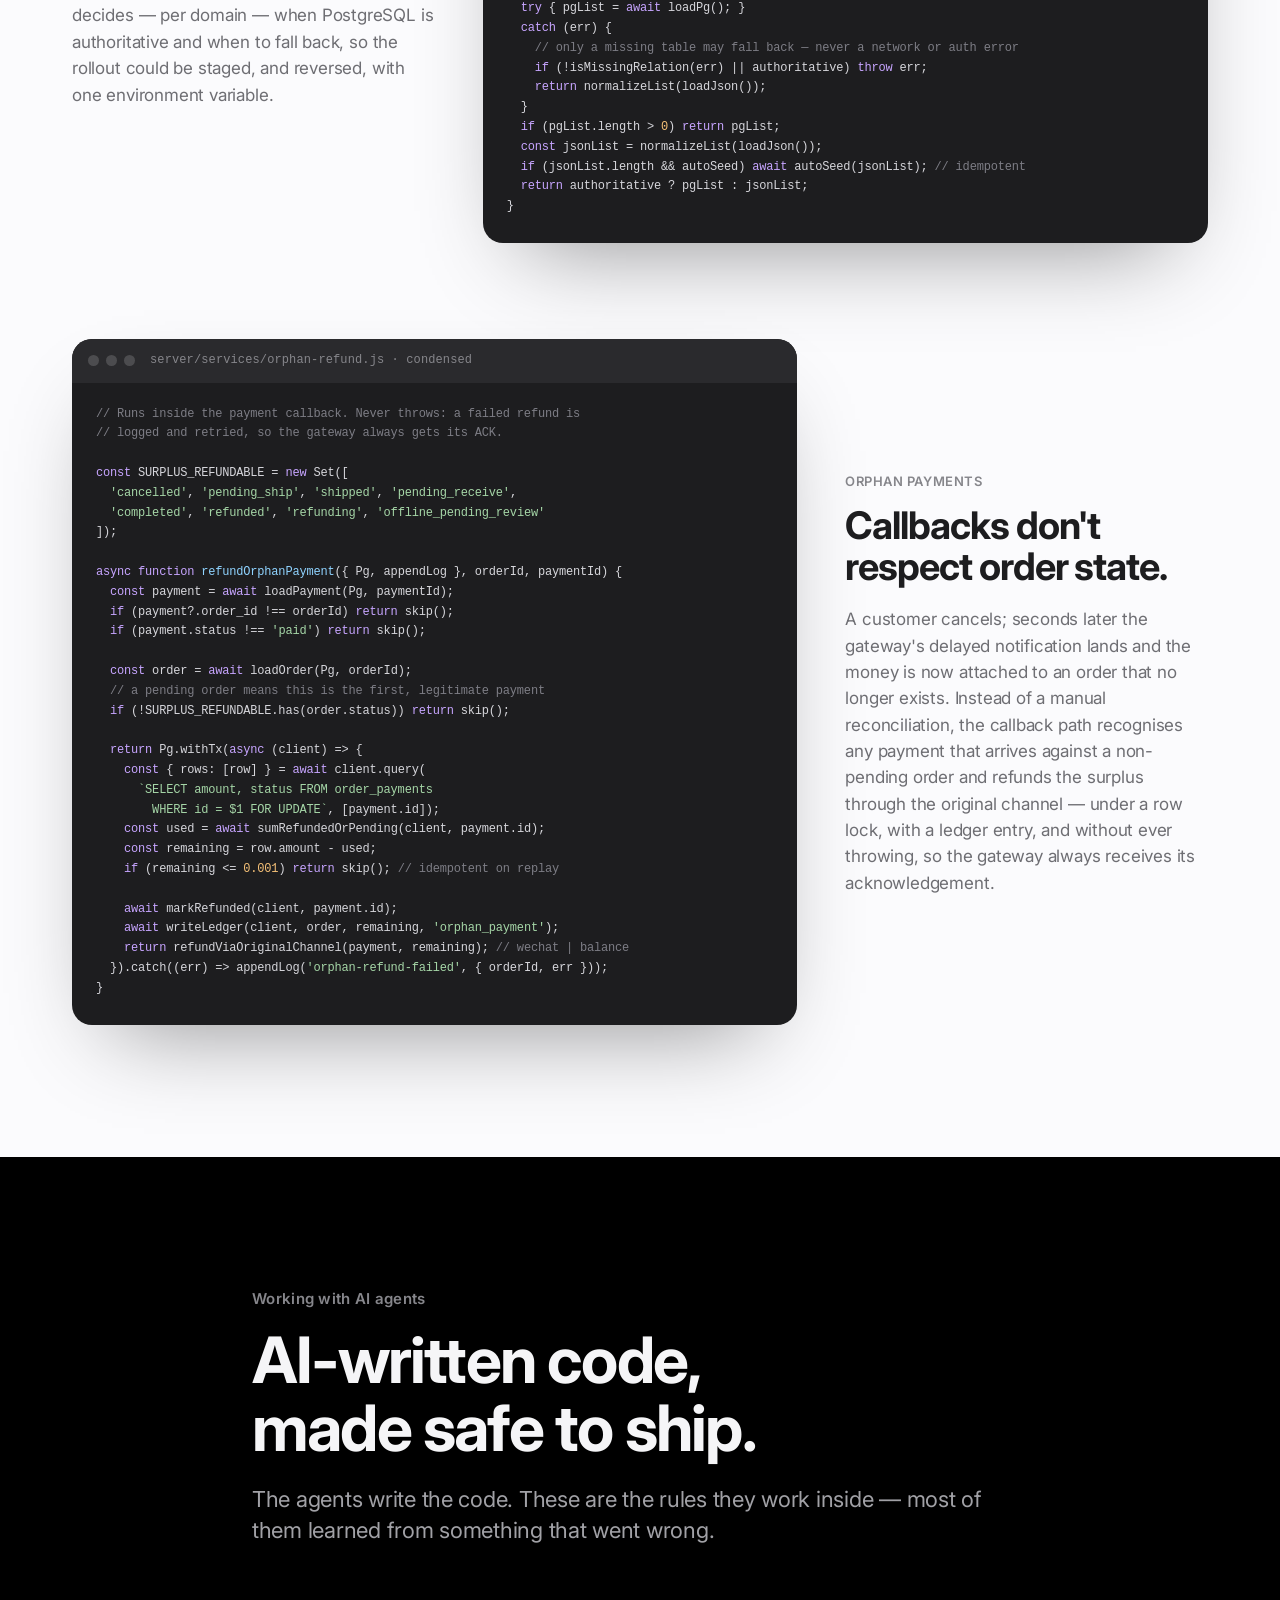
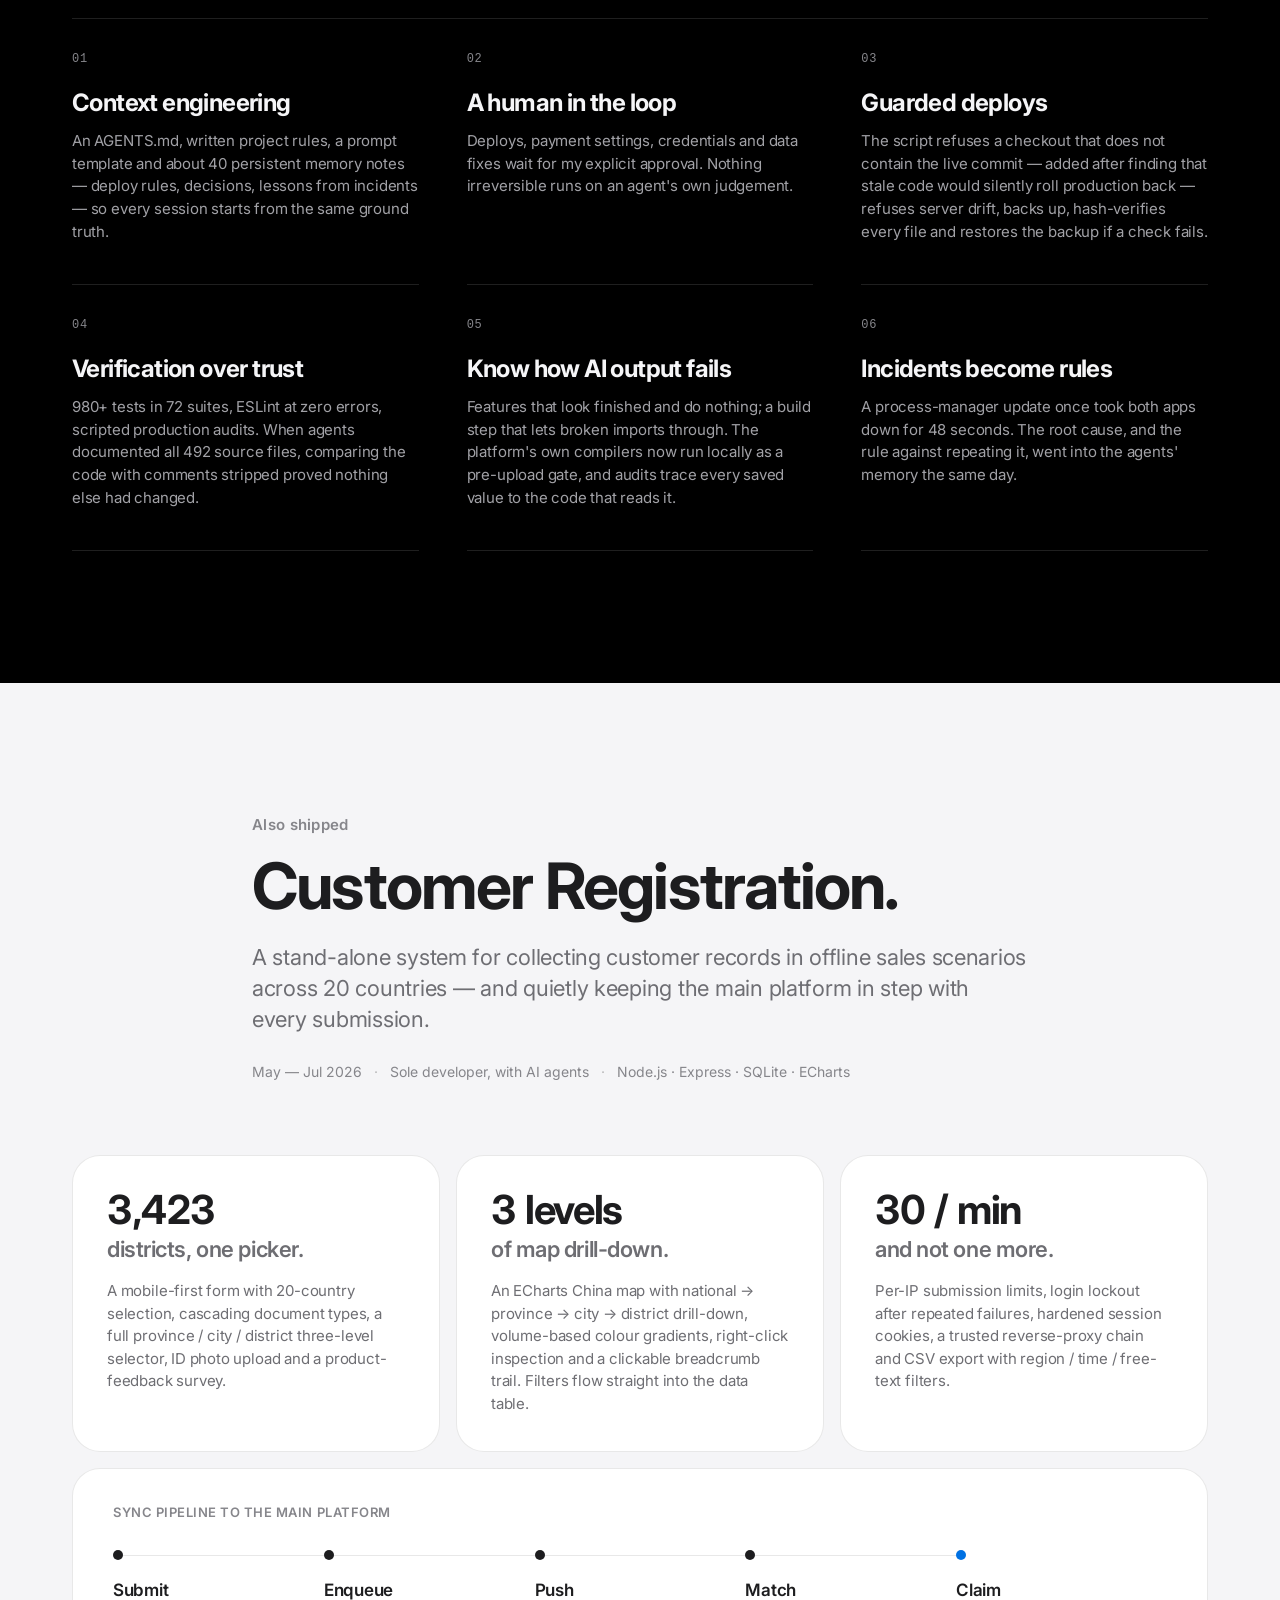
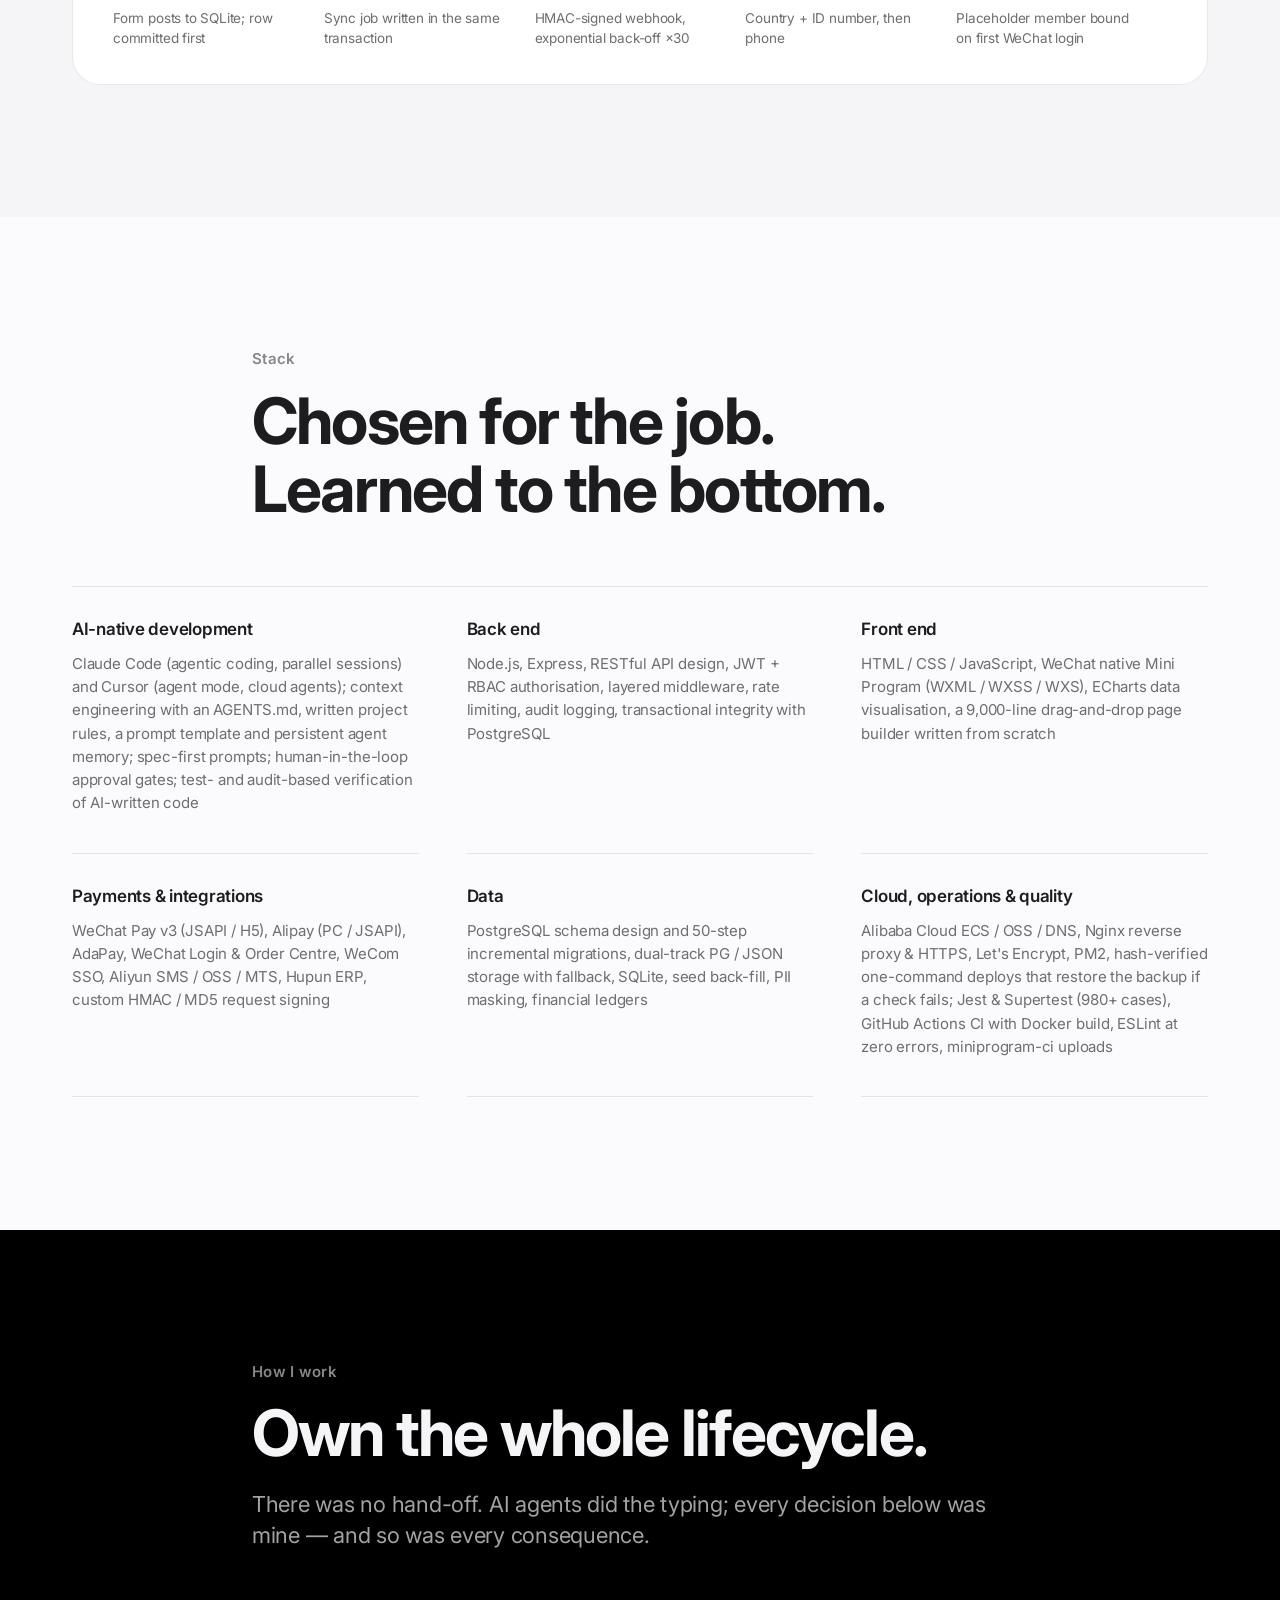
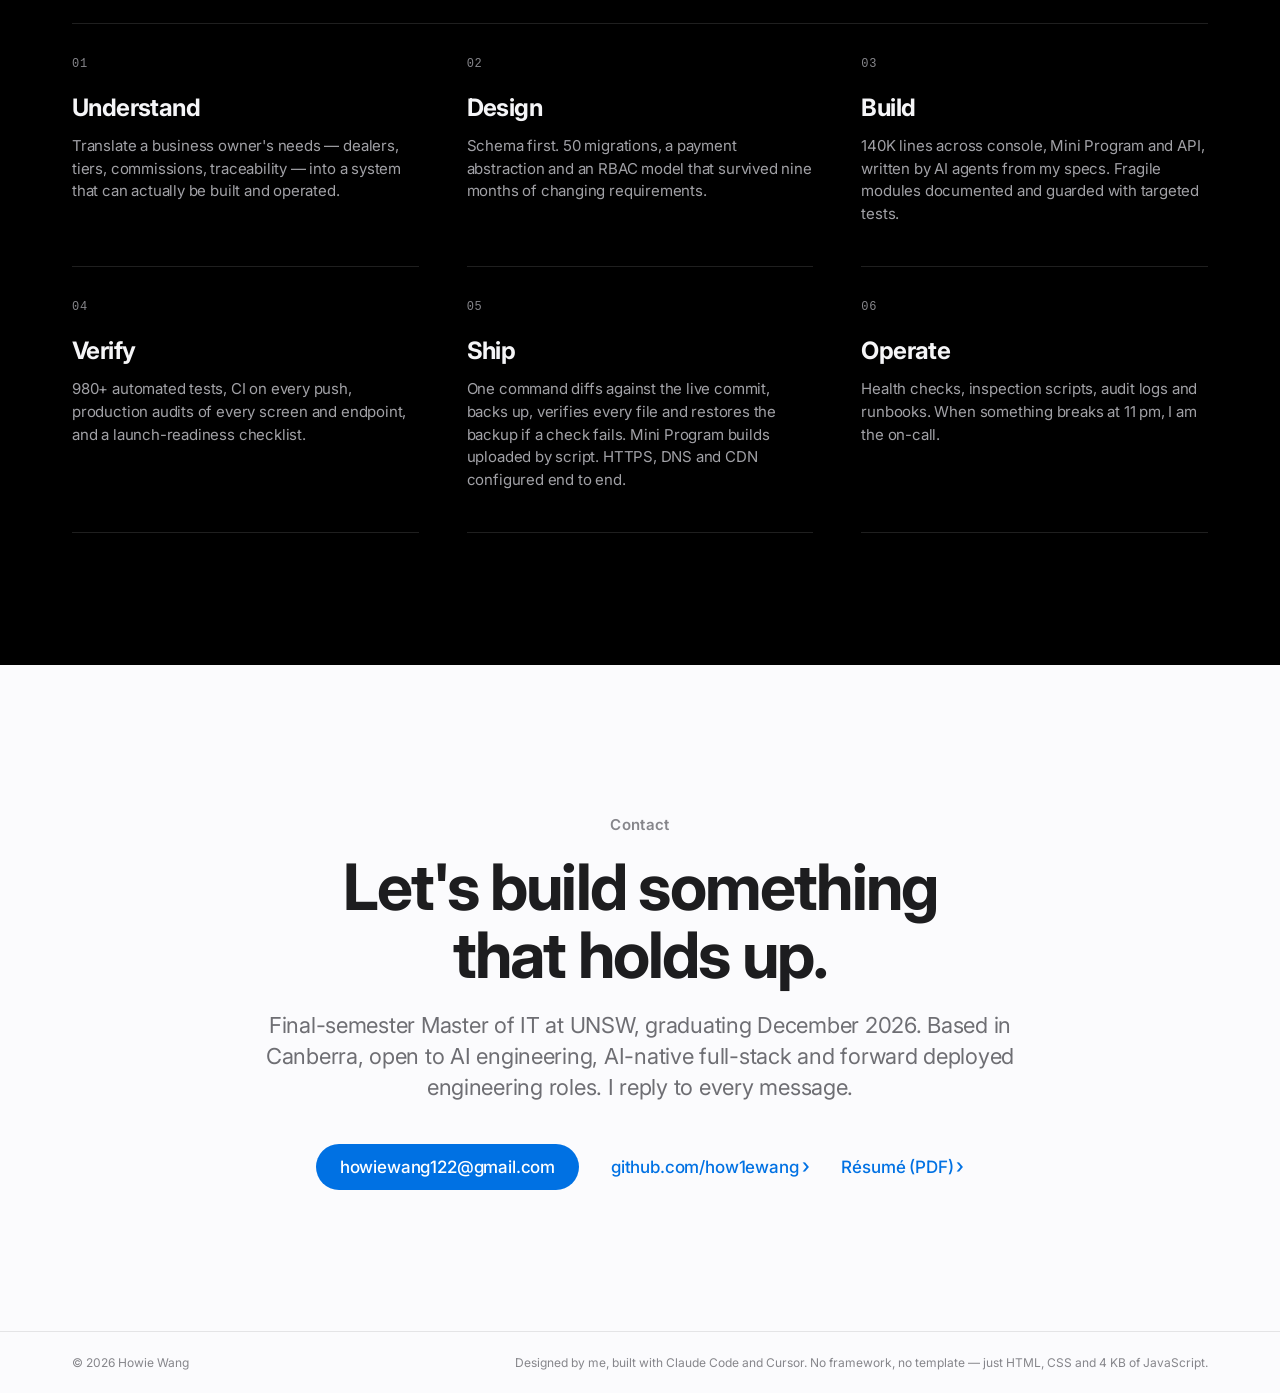
<file: engineering/index.html>
<!DOCTYPE html>
<html lang="en">
<head>
  <meta charset="utf-8">
  <meta name="viewport" content="width=device-width, initial-scale=1, viewport-fit=cover">
  <title>Howie Wang — AI-native full-stack engineer</title>
  <meta name="description" content="Howie Wang is an AI-native full-stack engineer in Canberra who designs, builds, tests, ships and operates production systems end to end by directing AI coding agents — Node.js, PostgreSQL, WeChat Mini Programs and Alibaba Cloud.">
  <meta name="author" content="Howie Wang">
  <meta name="theme-color" content="#fbfbfd">

  <meta property="og:type" content="website">
  <meta property="og:title" content="Howie Wang — AI-native full-stack engineer">
  <meta property="og:description" content="One engineer, AI agents, the whole system. A production commerce platform — 140K lines, 980+ tests, 50 migrations, 11 integrations — built solo with Claude Code and Cursor.">
  <meta name="twitter:card" content="summary">

  <link rel="icon" href="data:image/svg+xml,%3Csvg xmlns='http://www.w3.org/2000/svg' viewBox='0 0 64 64'%3E%3Crect width='64' height='64' rx='14' fill='%231d1d1f'/%3E%3Ctext x='32' y='41' text-anchor='middle' font-family='-apple-system,Helvetica,Arial,sans-serif' font-size='26' font-weight='600' fill='%23fff'%3EHW%3C/text%3E%3C/svg%3E">

  <link rel="preconnect" href="https://fonts.googleapis.com">
  <link rel="preconnect" href="https://fonts.gstatic.com" crossorigin>
  <link rel="stylesheet" href="https://fonts.googleapis.com/css2?family=Inter:wght@400;500;600;700&display=swap">
  <link rel="stylesheet" href="../styles.css">
</head>
<body>

  <!-- ============================== NAV ============================== -->
  <header class="nav" id="nav">
    <div class="nav-inner">
      <a class="nav-brand" href="../" aria-label="Howie Wang — home">Howie Wang</a>

      <nav class="nav-links" aria-label="Primary">
        <a href="#work">Work</a>
        <a href="#problems">Problems</a>
        <a href="#engineering">Engineering</a>
        <a href="#code">Code</a>
        <a href="#stack">Stack</a>
        <a href="#process">Process</a>
        <a href="#contact">Contact</a>
      </nav>

      <div class="nav-actions">
        <a class="btn btn-sm" href="../Howie_Wang_Resume_Engineering.pdf" target="_blank" rel="noopener">Résumé</a>
        <button class="nav-toggle" id="navToggle" aria-label="Open menu" aria-expanded="false" aria-controls="mobileMenu">
          <span></span><span></span>
        </button>
      </div>
    </div>
  </header>

  <!-- Kept outside <header>: its backdrop-filter would otherwise become the
       containing block for this fixed-position panel. -->
  <nav class="nav-mobile" id="mobileMenu" aria-label="Mobile">
    <a href="#work">Work</a>
    <a href="#problems">Problems solved</a>
    <a href="#engineering">Engineering</a>
    <a href="#code">Code</a>
    <a href="#guardrails">AI guardrails</a>
    <a href="#stack">Stack</a>
    <a href="#process">Process</a>
    <a href="#contact">Contact</a>
    <a href="../Howie_Wang_Resume_Engineering.pdf" target="_blank" rel="noopener">Résumé (PDF)</a>
  </nav>

  <main id="top">

    <!-- ============================== HERO ============================== -->
    <section class="hero">
      <div class="container-narrow">
        <p class="eyebrow reveal">AI-native full-stack engineer &nbsp;·&nbsp; Canberra, Australia</p>
        <h1 class="hero-title reveal" data-delay="1">
          One engineer.<br>
          AI agents.<br>
          <span class="muted">The whole system.</span>
        </h1>
        <p class="hero-lead reveal" data-delay="2">
          I design, build, test, ship and operate production software end to end by directing AI
          coding agents — Node.js APIs, PostgreSQL, WeChat Mini Programs and Alibaba Cloud infrastructure.
          Most recently: a complete commerce platform for a biotech company, taken from an empty
          repository to paying customers, alone, with Cursor and then Claude Code writing the code.
        </p>
        <div class="hero-cta reveal" data-delay="3">
          <a class="btn" href="#work">See the work</a>
          <a class="link-arrow" href="../Howie_Wang_Resume_Engineering.pdf" target="_blank" rel="noopener">Download résumé</a>
        </div>
      </div>

      <div class="stats container reveal" data-delay="4" aria-label="Key numbers">
        <div class="stat">
          <div class="stat-value"><span data-count="140">140</span>K</div>
          <div class="stat-label">lines of code, written by AI agents I directed</div>
        </div>
        <div class="stat">
          <div class="stat-value"><span data-count="980">980</span>+</div>
          <div class="stat-label">automated tests guarding every change</div>
        </div>
        <div class="stat">
          <div class="stat-value"><span data-count="50">50</span></div>
          <div class="stat-label">database migrations in production</div>
        </div>
        <div class="stat">
          <div class="stat-value"><span data-count="100">100</span>+</div>
          <div class="stat-label">UI pages shipped across 3 surfaces</div>
        </div>
        <div class="stat">
          <div class="stat-value"><span data-count="11">11</span></div>
          <div class="stat-label">third-party integrations</div>
        </div>
        <div class="stat stat-accent">
          <div class="stat-value"><span data-count="1">1</span></div>
          <div class="stat-label">engineer, with AI agents</div>
        </div>
      </div>
    </section>

    <!-- ============================== WORK ============================== -->
    <section class="section" id="work">
      <div class="container-narrow">
        <p class="eyebrow reveal">Featured work</p>
        <h2 class="section-title reveal" data-delay="1">YuanQiPai.</h2>
        <p class="section-lead reveal" data-delay="2">
          An integrated business platform for a biotech company, serving a dealer network and
          consumer members: admin console, REST API, WeChat Mini Program and a stand-alone customer
          registration system. I owned every layer — architecture, code, tests, infrastructure and
          the production launch — with AI coding agents writing the code under my direction.
        </p>
        <p class="meta-line reveal" data-delay="3">
          <span>2025 — Present</span>
          <span>Sole developer, with AI agents</span>
          <span>Node.js · Express · PostgreSQL · WeChat Mini Program · Alibaba Cloud</span>
        </p>
      </div>

      <!-- Architecture diagram -->
      <div class="container reveal" data-delay="2">
        <section class="arch" aria-labelledby="archCaption">
          <div class="arch-caption" id="archCaption">System architecture</div>

          <div class="arch-row arch-row-3">
            <div class="arch-node">
              <div class="arch-node-kicker">Admin Console</div>
              <div class="arch-node-title">39 pages</div>
              <div class="arch-node-desc">Drag-and-drop page builder, orders &amp; after-sales, members &amp; tiers, coupons, finance reconciliation, anti-counterfeit traceability.</div>
            </div>
            <div class="arch-node">
              <div class="arch-node-kicker">WeChat Mini Program</div>
              <div class="arch-node-title">58 pages</div>
              <div class="arch-node-desc">Dynamic home-page renderer, catalogue &amp; cart, in-app payment, points wallet &amp; withdrawals, team hierarchy, scan-to-verify.</div>
            </div>
            <div class="arch-node">
              <div class="arch-node-kicker">Registration System</div>
              <div class="arch-node-title">Stand-alone</div>
              <div class="arch-node-desc">Public mobile form for 20 countries, admin back-office with an ECharts map dashboard, independently deployed.</div>
            </div>
          </div>

          <div class="arch-link"><span>HTTPS · JSON · JWT</span></div>

          <div class="arch-row">
            <div class="arch-node arch-node-core">
              <div class="arch-node-kicker">Node.js · Express API</div>
              <div class="arch-node-title">18 route modules · 45 services</div>
              <div class="arch-node-desc">JWT + RBAC at the endpoint level · layered middleware for auth, tiered rate limiting and error handling · payment abstraction · commission engine · audit log.</div>
            </div>
          </div>

          <div class="arch-link"><span>pg · signed HTTP · SDKs</span></div>

          <div class="arch-row arch-row-4">
            <div class="arch-node arch-node-sm">
              <div class="arch-node-kicker">PostgreSQL</div>
              <div class="arch-node-desc">50 incremental migrations · dual-track JSON fallback · seed back-fill</div>
            </div>
            <div class="arch-node arch-node-sm">
              <div class="arch-node-kicker">Alibaba Cloud</div>
              <div class="arch-node-desc">ECS · OSS direct upload · SMS · MTS video transcoding</div>
            </div>
            <div class="arch-node arch-node-sm">
              <div class="arch-node-kicker">Payments</div>
              <div class="arch-node-desc">WeChat Pay v3 · Alipay · AdaPay · original-channel refunds</div>
            </div>
            <div class="arch-node arch-node-sm">
              <div class="arch-node-kicker">Ecosystem</div>
              <div class="arch-node-desc">WeChat Login · WeCom SSO · Order Centre · Hupun ERP · store sync</div>
            </div>
          </div>
        </section>
      </div>
    </section>

    <!-- ============================== PROBLEMS SOLVED ============================== -->
    <section class="section section-alt" id="problems">
      <div class="container-narrow">
        <p class="eyebrow reveal">In production</p>
        <h2 class="section-title reveal" data-delay="1">Problems solved.</h2>
        <p class="section-lead reveal" data-delay="2">
          Six things that were actually wrong on the live system — what was found, what changed and how
          it was proven. Each one was investigated and fixed with AI agents under my direction.
        </p>
      </div>

      <div class="container">
        <div class="cards-3">
          <article class="card reveal">
            <div class="card-num">82%</div>
            <h3>of server egress was video.</h3>
            <p>Home-page videos streamed through the app server on a metered 50 Mbps line, and the storage service's default domain forces a download, so the Mini Program could not play from it. A custom domain on the bucket, automated certificate renewal and server-side URL rewriting behind one setting moved about 80% of egress off the server.</p>
          </article>
          <article class="card reveal" data-delay="1">
            <div class="card-num">21×</div>
            <h3>faster uploads over a 450 ms link.</h3>
            <p>An 81 MB upload ran for three hours and failed at 88%. Measured: 5–13 KB/s per connection, and the relay's HTTP/2 link made parallel chunks share one connection. Browser-direct multipart upload (2 MB parts, four in parallel, retry with back-off) plus transfer acceleration took it from 13.5 to 285 KB/s per connection.</p>
          </article>
          <article class="card reveal" data-delay="2">
            <div class="card-num">8</div>
            <h3>uplines two systems disagreed on.</h3>
            <p>A read-only comparison of every matched member found 8 mismatches, and re-syncs recreating duplicates that had already been merged. After confirming no order or reward had gone through a wrong upline, each case was checked against the history (4 corrected, 4 confirmed) and the registration record became the source of truth.</p>
          </article>
          <article class="card reveal">
            <div class="card-num">403</div>
            <h3>on a QR code, traced to the proxy.</h3>
            <p>Referral posters rendered without their QR code. Logs showed the images failing with 403: a proxy rule covered one storage prefix and refused the rest, by design, to protect ID photos. A rule for the QR prefix only fixed it with no release; private paths and traversal attempts were verified still refused.</p>
          </article>
          <article class="card reveal" data-delay="1">
            <div class="card-num">&lt;1 min</div>
            <h3>of downtime, off end-of-life.</h3>
            <p>Node.js 18 → 22, PostgreSQL 13 → 18 and OS patches, each step behind a snapshot and a rollback plan. Daily dumps of both databases followed, proven by restoring into a scratch database and matching live row counts.</p>
          </article>
          <article class="card reveal" data-delay="2">
            <div class="card-num">26</div>
            <h3>features that only looked finished.</h3>
            <p>Generated code can ship a button with a handler and an endpoint that does nothing real: 27 export buttons produced placeholder files. I ordered an audit of every screen; all 26 findings were fixed or removed, and a second pass traced every saved value to the code that reads it.</p>
          </article>
        </div>
      </div>
    </section>

    <!-- ============================== ENGINEERING (dark) ============================== -->
    <section class="section section-dark" id="engineering">
      <div class="container-narrow">
        <p class="eyebrow reveal">Under the hood</p>
        <h2 class="section-title reveal" data-delay="1">Built to survive production.</h2>
        <p class="section-lead reveal" data-delay="2">
          The interesting problems weren't the features. They were the edge cases that
          break real money and real data.
        </p>
      </div>

      <div class="container">
        <div class="bento">
          <article class="tile tile-4 reveal">
            <div class="tile-top">
              <span class="tile-kicker">Payments</span>
              <span class="tile-metric">3 rails</span>
            </div>
            <h3>Three payment rails behind one abstraction.</h3>
            <p>
              WeChat Pay v3 (JSAPI / H5), Alipay (PC / JSAPI) and AdaPay share a single payment layer.
              A complete after-sales state machine handles request → review → original-channel refund.
              Orphan-payment detection automatically refunds money that lands after an order was
              cancelled — so a late gateway callback never becomes a support ticket. Orders also
              surface in WeChat's native Order Centre.
            </p>
          </article>

          <article class="tile tile-2 reveal" data-delay="1">
            <div class="tile-top">
              <span class="tile-kicker">Data</span>
              <span class="tile-metric">0 downtime</span>
            </div>
            <h3>A database migration nobody noticed.</h3>
            <p>
              PG-primary, JSON-fallback dual-track reads moved production from file storage to PostgreSQL
              without a maintenance window. 50 incremental migrations apply themselves at boot; empty
              tables back-fill from seed data.
            </p>
          </article>

          <article class="tile tile-2 reveal">
            <div class="tile-top">
              <span class="tile-kicker">Security</span>
              <span class="tile-metric">timing-safe</span>
            </div>
            <h3>Defence in depth, not a checkbox.</h3>
            <p>
              Helmet headers, fine-grained CORS, tiered rate limits for login / submission / API, RBAC on
              every endpoint, PII masking on list responses, audit trails with IP and operator, and
              constant-time token comparison via <code>crypto.timingSafeEqual</code>.
            </p>
          </article>

          <article class="tile tile-2 reveal" data-delay="1">
            <div class="tile-top">
              <span class="tile-kicker">Integrations</span>
              <span class="tile-metric">11 APIs</span>
            </div>
            <h3>Signatures without the SDK.</h3>
            <p>
              WeChat Pay, Alipay, AdaPay, WeChat Login, WeCom SSO, WeChat Order Centre, Aliyun SMS / OSS / MTS,
              Hupun ERP and a store platform. Where an SDK was heavy or missing I implemented the signing
              scheme directly — HMAC-SHA1 for Aliyun MTS, MD5 for Hupun, HMAC-SHA256 for store sync.
            </p>
          </article>

          <article class="tile tile-2 reveal" data-delay="2">
            <div class="tile-top">
              <span class="tile-kicker">Quality</span>
              <span class="tile-metric">980+ tests</span>
            </div>
            <h3>Green before it ships.</h3>
            <p>
              72 Jest suites cover API contracts, refund flows, payment simulation, security and data
              consistency. GitHub Actions runs the suite and a Docker build on every push to
              <code>main</code>. ESLint sits at zero errors across the repository.
            </p>
          </article>

          <article class="tile tile-3 reveal">
            <div class="tile-top">
              <span class="tile-kicker">Sync</span>
              <span class="tile-metric">×30 back-off</span>
            </div>
            <h3>Two systems. One truth.</h3>
            <p>
              Registration submissions enqueue instantly and push to the main platform with exponential
              back-off — up to 30 attempts. Members match on country + ID number, then phone. Unmatched
              customers become placeholder members that are claimed automatically on their first Mini
              Program login, so no duplicates are ever created.
            </p>
          </article>

          <article class="tile tile-3 reveal" data-delay="1">
            <div class="tile-top">
              <span class="tile-kicker">Money</span>
              <span class="tile-metric">reversible</span>
            </div>
            <h3>A commission engine the business can tune.</h3>
            <p>
              Reward base, payout timing, conversion to shopping credit and level-difference awards are
              all configurable from the console and settled automatically on order completion — with
              full reversal. Wallet payments split across shopping credit and balance, net of in-flight
              withdrawals.
            </p>
          </article>
        </div>
      </div>
    </section>

    <!-- ============================== CODE ============================== -->
    <section class="section" id="code">
      <div class="container-narrow">
        <p class="eyebrow reveal">A closer look</p>
        <h2 class="section-title reveal" data-delay="1">The details are the design.</h2>
        <p class="section-lead reveal" data-delay="2">
          Two small pieces from the codebase that say more than a feature list.
        </p>
      </div>

      <div class="container">
        <div class="split reveal">
          <div class="split-text">
            <span class="split-kicker">Dual-track reads</span>
            <h3>When “success” is the bug.</h3>
            <p>
              After a migration a PostgreSQL table can be empty while the JSON store still holds production
              data. A query that “succeeds” with zero rows, if trusted, makes the whole admin console look
              wiped. The dual-track layer decides — per domain — when PostgreSQL is authoritative and when
              to fall back, so the rollout could be staged, and reversed, with one environment variable.
            </p>
          </div>
          <div class="code-window" aria-label="Excerpt from server/services/dual-track.js">
            <div class="code-bar"><span></span><span></span><span></span><em>server/services/dual-track.js</em></div>
<pre><code><span class="c">// PG has rows             → use PG</span>
<span class="c">// PG table missing        → fall back to JSON, or throw if authoritative</span>
<span class="c">// PG empty, JSON has data → fall back, or trust PG if authoritative</span>
<span class="c">//                           (a deleted row can never be "resurrected")</span>

<span class="k">function</span> <span class="f">isPgAuthoritative</span>(domain) {
  <span class="k">if</span> (isTruthyEnv(<span class="s">'PG_JSON_FALLBACK'</span>)) <span class="k">return</span> <span class="b">false</span>; <span class="c">// escape hatch</span>
  <span class="k">if</span> (isTruthyEnv(<span class="s">'PG_AUTHORITATIVE'</span>)) <span class="k">return</span> <span class="b">true</span>;
  <span class="k">if</span> (process.env.NODE_ENV === <span class="s">'production'</span>) <span class="k">return</span> <span class="b">true</span>;
  <span class="k">const</span> list = String(process.env.PG_AUTHORITATIVE_DOMAINS || <span class="s">''</span>)
    .split(<span class="s">','</span>).map((s) => s.trim()).filter(Boolean);
  <span class="k">return</span> !!(domain &amp;&amp; list.includes(domain));
}

<span class="k">async function</span> <span class="f">loadListPreferPg</span>({ loadPg, loadJson, domain, autoSeed }) {
  <span class="k">const</span> authoritative = isPgAuthoritative(domain);
  <span class="k">let</span> pgList;
  <span class="k">try</span> { pgList = <span class="k">await</span> loadPg(); }
  <span class="k">catch</span> (err) {
    <span class="c">// only a missing table may fall back — never a network or auth error</span>
    <span class="k">if</span> (!isMissingRelation(err) || authoritative) <span class="k">throw</span> err;
    <span class="k">return</span> normalizeList(loadJson());
  }
  <span class="k">if</span> (pgList.length > <span class="n">0</span>) <span class="k">return</span> pgList;
  <span class="k">const</span> jsonList = normalizeList(loadJson());
  <span class="k">if</span> (jsonList.length &amp;&amp; autoSeed) <span class="k">await</span> autoSeed(jsonList); <span class="c">// idempotent</span>
  <span class="k">return</span> authoritative ? pgList : jsonList;
}</code></pre>
          </div>
        </div>

        <div class="split split-reverse reveal">
          <div class="split-text">
            <span class="split-kicker">Orphan payments</span>
            <h3>Callbacks don't respect order state.</h3>
            <p>
              A customer cancels; seconds later the gateway's delayed notification lands and the money is
              now attached to an order that no longer exists. Instead of a manual reconciliation, the
              callback path recognises any payment that arrives against a non-pending order and refunds
              the surplus through the original channel — under a row lock, with a ledger entry, and
              without ever throwing, so the gateway always receives its acknowledgement.
            </p>
          </div>
          <div class="code-window" aria-label="Condensed excerpt from server/services/orphan-refund.js">
            <div class="code-bar"><span></span><span></span><span></span><em>server/services/orphan-refund.js · condensed</em></div>
<pre><code><span class="c">// Runs inside the payment callback. Never throws: a failed refund is</span>
<span class="c">// logged and retried, so the gateway always gets its ACK.</span>

<span class="k">const</span> SURPLUS_REFUNDABLE = <span class="k">new</span> Set([
  <span class="s">'cancelled'</span>, <span class="s">'pending_ship'</span>, <span class="s">'shipped'</span>, <span class="s">'pending_receive'</span>,
  <span class="s">'completed'</span>, <span class="s">'refunded'</span>, <span class="s">'refunding'</span>, <span class="s">'offline_pending_review'</span>
]);

<span class="k">async function</span> <span class="f">refundOrphanPayment</span>({ Pg, appendLog }, orderId, paymentId) {
  <span class="k">const</span> payment = <span class="k">await</span> loadPayment(Pg, paymentId);
  <span class="k">if</span> (payment?.order_id !== orderId) <span class="k">return</span> skip();
  <span class="k">if</span> (payment.status !== <span class="s">'paid'</span>) <span class="k">return</span> skip();

  <span class="k">const</span> order = <span class="k">await</span> loadOrder(Pg, orderId);
  <span class="c">// a pending order means this is the first, legitimate payment</span>
  <span class="k">if</span> (!SURPLUS_REFUNDABLE.has(order.status)) <span class="k">return</span> skip();

  <span class="k">return</span> Pg.withTx(<span class="k">async</span> (client) => {
    <span class="k">const</span> { rows: [row] } = <span class="k">await</span> client.query(
      <span class="s">`SELECT amount, status FROM order_payments</span>
<span class="s">        WHERE id = $1 FOR UPDATE`</span>, [payment.id]);
    <span class="k">const</span> used = <span class="k">await</span> sumRefundedOrPending(client, payment.id);
    <span class="k">const</span> remaining = row.amount - used;
    <span class="k">if</span> (remaining &lt;= <span class="n">0.001</span>) <span class="k">return</span> skip(); <span class="c">// idempotent on replay</span>

    <span class="k">await</span> markRefunded(client, payment.id);
    <span class="k">await</span> writeLedger(client, order, remaining, <span class="s">'orphan_payment'</span>);
    <span class="k">return</span> refundViaOriginalChannel(payment, remaining); <span class="c">// wechat | balance</span>
  }).catch((err) => appendLog(<span class="s">'orphan-refund-failed'</span>, { orderId, err }));
}</code></pre>
          </div>
        </div>
      </div>
    </section>

    <!-- ============================== AI GUARDRAILS (dark) ============================== -->
    <section class="section section-dark" id="guardrails">
      <div class="container-narrow">
        <p class="eyebrow reveal">Working with AI agents</p>
        <h2 class="section-title reveal" data-delay="1">AI-written code, made safe to ship.</h2>
        <p class="section-lead reveal" data-delay="2">
          The agents write the code. These are the rules they work inside — most of them learned from
          something that went wrong.
        </p>
      </div>

      <div class="container">
        <ol class="process reveal">
          <li>
            <span class="process-num">01</span>
            <h3>Context engineering</h3>
            <p>An AGENTS.md, written project rules, a prompt template and about 40 persistent memory notes — deploy rules, decisions, lessons from incidents — so every session starts from the same ground truth.</p>
          </li>
          <li>
            <span class="process-num">02</span>
            <h3>A human in the loop</h3>
            <p>Deploys, payment settings, credentials and data fixes wait for my explicit approval. Nothing irreversible runs on an agent's own judgement.</p>
          </li>
          <li>
            <span class="process-num">03</span>
            <h3>Guarded deploys</h3>
            <p>The script refuses a checkout that does not contain the live commit — added after finding that stale code would silently roll production back — refuses server drift, backs up, hash-verifies every file and restores the backup if a check fails.</p>
          </li>
          <li>
            <span class="process-num">04</span>
            <h3>Verification over trust</h3>
            <p>980+ tests in 72 suites, ESLint at zero errors, scripted production audits. When agents documented all 492 source files, comparing the code with comments stripped proved nothing else had changed.</p>
          </li>
          <li>
            <span class="process-num">05</span>
            <h3>Know how AI output fails</h3>
            <p>Features that look finished and do nothing; a build step that lets broken imports through. The platform's own compilers now run locally as a pre-upload gate, and audits trace every saved value to the code that reads it.</p>
          </li>
          <li>
            <span class="process-num">06</span>
            <h3>Incidents become rules</h3>
            <p>A process-manager update once took both apps down for 48 seconds. The root cause, and the rule against repeating it, went into the agents' memory the same day.</p>
          </li>
        </ol>
      </div>
    </section>

    <!-- ============================== SUB-PROJECT ============================== -->
    <section class="section section-alt" id="registration">
      <div class="container-narrow">
        <p class="eyebrow reveal">Also shipped</p>
        <h2 class="section-title reveal" data-delay="1">Customer Registration.</h2>
        <p class="section-lead reveal" data-delay="2">
          A stand-alone system for collecting customer records in offline sales scenarios across
          20 countries — and quietly keeping the main platform in step with every submission.
        </p>
        <p class="meta-line reveal" data-delay="3">
          <span>May — Jul 2026</span>
          <span>Sole developer, with AI agents</span>
          <span>Node.js · Express · SQLite · ECharts</span>
        </p>
      </div>

      <div class="container">
        <div class="cards-3">
          <article class="card reveal">
            <div class="card-num">3,423</div>
            <h3>districts, one picker.</h3>
            <p>A mobile-first form with 20-country selection, cascading document types, a full province / city / district three-level selector, ID photo upload and a product-feedback survey.</p>
          </article>
          <article class="card reveal" data-delay="1">
            <div class="card-num">3 levels</div>
            <h3>of map drill-down.</h3>
            <p>An ECharts China map with national → province → city → district drill-down, volume-based colour gradients, right-click inspection and a clickable breadcrumb trail. Filters flow straight into the data table.</p>
          </article>
          <article class="card reveal" data-delay="2">
            <div class="card-num">30 / min</div>
            <h3>and not one more.</h3>
            <p>Per-IP submission limits, login lockout after repeated failures, hardened session cookies, a trusted reverse-proxy chain and CSV export with region / time / free-text filters.</p>
          </article>
        </div>

        <section class="pipeline reveal" aria-labelledby="pipelineCaption">
          <div class="pipeline-caption" id="pipelineCaption">Sync pipeline to the main platform</div>
          <ol class="pipeline-steps">
            <li><span class="pipeline-step">Submit</span><span class="pipeline-desc">Form posts to SQLite; row committed first</span></li>
            <li><span class="pipeline-step">Enqueue</span><span class="pipeline-desc">Sync job written in the same transaction</span></li>
            <li><span class="pipeline-step">Push</span><span class="pipeline-desc">HMAC-signed webhook, exponential back-off ×30</span></li>
            <li><span class="pipeline-step">Match</span><span class="pipeline-desc">Country + ID number, then phone</span></li>
            <li><span class="pipeline-step">Claim</span><span class="pipeline-desc">Placeholder member bound on first WeChat login</span></li>
          </ol>
        </section>
      </div>
    </section>

    <!-- ============================== STACK ============================== -->
    <section class="section" id="stack">
      <div class="container-narrow">
        <p class="eyebrow reveal">Stack</p>
        <h2 class="section-title reveal" data-delay="1">Chosen for the job. Learned to the bottom.</h2>
      </div>

      <div class="container">
        <div class="skills reveal">
          <div class="skill-group">
            <h3>AI-native development</h3>
            <p>Claude Code (agentic coding, parallel sessions) and Cursor (agent mode, cloud agents); context engineering with an AGENTS.md, written project rules, a prompt template and persistent agent memory; spec-first prompts; human-in-the-loop approval gates; test- and audit-based verification of AI-written code</p>
          </div>
          <div class="skill-group">
            <h3>Back end</h3>
            <p>Node.js, Express, RESTful API design, JWT + RBAC authorisation, layered middleware, rate limiting, audit logging, transactional integrity with PostgreSQL</p>
          </div>
          <div class="skill-group">
            <h3>Front end</h3>
            <p>HTML / CSS / JavaScript, WeChat native Mini Program (WXML / WXSS / WXS), ECharts data visualisation, a 9,000-line drag-and-drop page builder written from scratch</p>
          </div>
          <div class="skill-group">
            <h3>Payments &amp; integrations</h3>
            <p>WeChat Pay v3 (JSAPI / H5), Alipay (PC / JSAPI), AdaPay, WeChat Login &amp; Order Centre, WeCom SSO, Aliyun SMS / OSS / MTS, Hupun ERP, custom HMAC / MD5 request signing</p>
          </div>
          <div class="skill-group">
            <h3>Data</h3>
            <p>PostgreSQL schema design and 50-step incremental migrations, dual-track PG / JSON storage with fallback, SQLite, seed back-fill, PII masking, financial ledgers</p>
          </div>
          <div class="skill-group">
            <h3>Cloud, operations &amp; quality</h3>
            <p>Alibaba Cloud ECS / OSS / DNS, Nginx reverse proxy &amp; HTTPS, Let's Encrypt, PM2, hash-verified one-command deploys that restore the backup if a check fails; Jest &amp; Supertest (980+ cases), GitHub Actions CI with Docker build, ESLint at zero errors, miniprogram-ci uploads</p>
          </div>
        </div>
      </div>
    </section>

    <!-- ============================== PROCESS (dark) ============================== -->
    <section class="section section-dark" id="process">
      <div class="container-narrow">
        <p class="eyebrow reveal">How I work</p>
        <h2 class="section-title reveal" data-delay="1">Own the whole lifecycle.</h2>
        <p class="section-lead reveal" data-delay="2">
          There was no hand-off. AI agents did the typing; every decision below was mine — and so was every consequence.
        </p>
      </div>

      <div class="container">
        <ol class="process reveal">
          <li>
            <span class="process-num">01</span>
            <h3>Understand</h3>
            <p>Translate a business owner's needs — dealers, tiers, commissions, traceability — into a system that can actually be built and operated.</p>
          </li>
          <li>
            <span class="process-num">02</span>
            <h3>Design</h3>
            <p>Schema first. 50 migrations, a payment abstraction and an RBAC model that survived nine months of changing requirements.</p>
          </li>
          <li>
            <span class="process-num">03</span>
            <h3>Build</h3>
            <p>140K lines across console, Mini Program and API, written by AI agents from my specs. Fragile modules documented and guarded with targeted tests.</p>
          </li>
          <li>
            <span class="process-num">04</span>
            <h3>Verify</h3>
            <p>980+ automated tests, CI on every push, production audits of every screen and endpoint, and a launch-readiness checklist.</p>
          </li>
          <li>
            <span class="process-num">05</span>
            <h3>Ship</h3>
            <p>One command diffs against the live commit, backs up, verifies every file and restores the backup if a check fails. Mini Program builds uploaded by script. HTTPS, DNS and CDN configured end to end.</p>
          </li>
          <li>
            <span class="process-num">06</span>
            <h3>Operate</h3>
            <p>Health checks, inspection scripts, audit logs and runbooks. When something breaks at 11 pm, I am the on-call.</p>
          </li>
        </ol>
      </div>
    </section>

    <!-- ============================== CONTACT ============================== -->
    <section class="section section-contact" id="contact">
      <div class="container-narrow">
        <p class="eyebrow reveal">Contact</p>
        <h2 class="section-title reveal" data-delay="1">Let's build something that holds up.</h2>
        <p class="section-lead reveal" data-delay="2">
          Final-semester Master of IT at UNSW, graduating December 2026. Based in Canberra, open to AI engineering,
          AI-native full-stack and forward deployed engineering roles. I reply to every message.
        </p>
        <div class="contact-actions reveal" data-delay="3">
          <a class="btn" href="mailto:howiewang122@gmail.com">howiewang122@gmail.com</a>
          <a class="link-arrow" href="https://github.com/how1ewang" target="_blank" rel="noopener">github.com/how1ewang</a>
          <a class="link-arrow" href="../Howie_Wang_Resume_Engineering.pdf" target="_blank" rel="noopener">Résumé (PDF)</a>
        </div>
      </div>
    </section>
  </main>

  <footer class="footer">
    <div class="container footer-inner">
      <span>© 2026 Howie Wang</span>
      <span>Designed by me, built with Claude Code and Cursor. No framework, no template — just HTML, CSS and 4 KB of JavaScript.</span>
    </div>
  </footer>

  <script src="../main.js" defer></script>
</body>
</html>
</file>
<file: styles.css>
/* ==========================================================================
   Howie Wang — portfolio
   Design language: quiet, typographic, Apple-inspired.
   ========================================================================== */

:root {
  /* Surfaces */
  --bg: #fbfbfd;
  --bg-alt: #f5f5f7;
  --bg-dark: #000000;
  --surface-dark: #1d1d1f;
  --surface-dark-2: #2a2a2d;

  /* Text */
  --text: #1d1d1f;
  --text-2: #6e6e73;
  --text-3: #86868b;
  --text-on-dark: #f5f5f7;
  --text-on-dark-2: #a1a1a6;
  --text-on-dark-3: #86868b;

  /* Accent — used functionally only */
  --accent: #0071e3;
  --accent-hover: #0077ed;

  /* Lines */
  --hairline: rgba(0, 0, 0, 0.09);
  --hairline-dark: rgba(255, 255, 255, 0.12);

  /* Shape */
  --r-xl: 28px;
  --r-lg: 20px;
  --r-md: 14px;
  --r-pill: 980px;

  /* Type */
  --font: -apple-system, BlinkMacSystemFont, "SF Pro Display", "SF Pro Text", "Inter", "Segoe UI", "Helvetica Neue", Helvetica, Arial, sans-serif;
  --mono: "SF Mono", ui-monospace, "JetBrains Mono", Menlo, Consolas, monospace;

  /* Layout */
  --nav-h: 52px;
  --w-narrow: 820px;
  --w-wide: 1180px;
  --gutter: 22px;

  /* Motion */
  --ease: cubic-bezier(0.25, 0.1, 0.25, 1);
  --ease-out: cubic-bezier(0.16, 1, 0.3, 1);
}

/* --------------------------------------------------------------------------
   Reset & base
   -------------------------------------------------------------------------- */
*, *::before, *::after { box-sizing: border-box; }

html {
  scroll-behavior: smooth;
  scroll-padding-top: calc(var(--nav-h) + 24px);
  -webkit-text-size-adjust: 100%;
}

body {
  margin: 0;
  font-family: var(--font);
  font-size: 17px;
  line-height: 1.47;
  letter-spacing: -0.011em;
  color: var(--text);
  background: var(--bg);
  -webkit-font-smoothing: antialiased;
  -moz-osx-font-smoothing: grayscale;
  text-rendering: optimizeLegibility;
  font-feature-settings: "kern" 1, "liga" 1, "calt" 1;
}

h1, h2, h3, h4, p, ol, ul { margin: 0; }
ol, ul { padding: 0; list-style: none; }
a { color: inherit; text-decoration: none; }
img, svg { display: block; max-width: 100%; }
code { font-family: var(--mono); font-size: 0.92em; }
::selection { background: rgba(0, 113, 227, 0.18); }

:focus-visible {
  outline: 3px solid rgba(0, 113, 227, 0.6);
  outline-offset: 3px;
  border-radius: 6px;
}

.container { width: 100%; max-width: var(--w-wide); margin: 0 auto; padding: 0 var(--gutter); }
.container-narrow { width: 100%; max-width: var(--w-narrow); margin: 0 auto; padding: 0 var(--gutter); }

/* --------------------------------------------------------------------------
   Typography
   -------------------------------------------------------------------------- */
.eyebrow {
  font-size: 15px;
  line-height: 1.3;
  font-weight: 600;
  letter-spacing: 0.02em;
  color: var(--text-3);
  margin-bottom: 18px;
}

.hero-title {
  /* 10.8vw keeps "The whole system." on one line from 320px phones up to desktop */
  font-size: clamp(34px, 10.8vw, 88px);
  line-height: 1.04;
  font-weight: 700;
  letter-spacing: -0.032em;
  color: var(--text);
}
.hero-title .muted { color: var(--text-3); }
/* Longer first line ("From first conversation") needs a gentler scale */
.hero-title--long { font-size: clamp(28px, 9vw, 84px); }

.hero-lead {
  margin: 28px auto 0;
  font-size: clamp(19px, 2.1vw, 23px);
  line-height: 1.42;
  letter-spacing: -0.012em;
  color: var(--text-2);
  max-width: 46ch;
  font-weight: 400;
}

.section-title {
  font-size: clamp(36px, 5.6vw, 64px);
  line-height: 1.06;
  font-weight: 700;
  letter-spacing: -0.028em;
  color: var(--text);
  text-wrap: balance;
}

.section-lead {
  margin-top: 22px;
  font-size: clamp(18px, 2vw, 22px);
  line-height: 1.42;
  letter-spacing: -0.012em;
  color: var(--text-2);
  max-width: 56ch;
}

.meta-line {
  margin-top: 26px;
  display: flex;
  flex-wrap: wrap;
  gap: 6px 0;
  font-size: 14px;
  letter-spacing: 0;
  color: var(--text-3);
}
.meta-line span + span::before { content: "·"; margin: 0 12px; color: rgba(0, 0, 0, 0.25); }

/* --------------------------------------------------------------------------
   Buttons & links
   -------------------------------------------------------------------------- */
.btn {
  display: inline-flex;
  align-items: center;
  justify-content: center;
  padding: 13px 24px;
  border-radius: var(--r-pill);
  background: var(--accent);
  color: #fff;
  font-size: 17px;
  font-weight: 500;
  letter-spacing: -0.01em;
  line-height: 1.2;
  white-space: nowrap;
  transition: background 0.2s var(--ease), transform 0.2s var(--ease);
}
.btn:hover { background: var(--accent-hover); }
.btn:active { transform: scale(0.98); }
.btn-sm { padding: 6px 14px; font-size: 13px; font-weight: 500; }

.link-arrow {
  display: inline-flex;
  align-items: center;
  gap: 3px;
  color: var(--accent);
  font-size: 17px;
  font-weight: 500;
  letter-spacing: -0.01em;
  transition: gap 0.2s var(--ease);
}
.link-arrow::after {
  content: "›";
  font-size: 1.2em;
  line-height: 1;
  transform: translateY(-1px);
  transition: transform 0.2s var(--ease);
}
.link-arrow:hover { text-decoration: underline; text-underline-offset: 3px; }
.link-arrow:hover::after { transform: translate(2px, -1px); }

/* --------------------------------------------------------------------------
   Nav — frosted glass
   -------------------------------------------------------------------------- */
.nav {
  position: fixed;
  top: 0; left: 0; right: 0;
  z-index: 100;
  height: var(--nav-h);
  background: rgba(251, 251, 253, 0.72);
  -webkit-backdrop-filter: saturate(180%) blur(20px);
  backdrop-filter: saturate(180%) blur(20px);
  border-bottom: 1px solid transparent;
  transition: border-color 0.3s var(--ease), background 0.3s var(--ease);
}
.nav.is-scrolled {
  border-bottom-color: var(--hairline);
  background: rgba(251, 251, 253, 0.82);
}
.nav-inner {
  max-width: var(--w-wide);
  height: 100%;
  margin: 0 auto;
  padding: 0 var(--gutter);
  display: flex;
  align-items: center;
  justify-content: space-between;
  gap: 24px;
}
.nav-brand {
  white-space: nowrap;
  font-size: 17px;
  font-weight: 600;
  letter-spacing: -0.02em;
  color: var(--text);
}
.nav-links { display: flex; gap: 34px; }
.nav-links a {
  white-space: nowrap;
  font-size: 13px;
  font-weight: 400;
  letter-spacing: -0.005em;
  color: rgba(29, 29, 31, 0.82);
  transition: color 0.2s var(--ease);
}
.nav-links a:hover { color: var(--text); }
.nav-actions { display: flex; align-items: center; gap: 14px; }

.nav-toggle {
  display: none;
  width: 36px; height: 36px;
  padding: 0;
  margin-right: -8px;
  border: 0;
  background: transparent;
  cursor: pointer;
  position: relative;
}
.nav-toggle span {
  position: absolute;
  left: 9px; right: 9px;
  height: 1.5px;
  background: var(--text);
  border-radius: 2px;
  transition: transform 0.3s var(--ease), top 0.3s var(--ease);
}
.nav-toggle span:nth-child(1) { top: 14px; }
.nav-toggle span:nth-child(2) { top: 21px; }
body.nav-open .nav-toggle span:nth-child(1) { top: 17.5px; transform: rotate(45deg); }
body.nav-open .nav-toggle span:nth-child(2) { top: 17.5px; transform: rotate(-45deg); }

.nav-mobile {
  display: none;
  position: fixed;
  top: var(--nav-h); left: 0; right: 0; bottom: 0;
  z-index: 99;
  overflow-y: auto;
  flex-direction: column;
  padding: 8px var(--gutter) 28px;
  background: rgba(251, 251, 253, 0.96);
  -webkit-backdrop-filter: saturate(180%) blur(20px);
  backdrop-filter: saturate(180%) blur(20px);
}
.nav-mobile a {
  padding: 15px 0;
  font-size: 22px;
  font-weight: 600;
  letter-spacing: -0.02em;
  border-bottom: 1px solid var(--hairline);
  opacity: 0;
  transform: translateY(-6px);
  transition: opacity 0.35s var(--ease), transform 0.35s var(--ease);
}
.nav-mobile a:last-child { border-bottom: 0; }
body.nav-open .nav-mobile { display: flex; }
body.nav-open .nav-mobile a { opacity: 1; transform: none; }
body.nav-open .nav-mobile a:nth-child(1) { transition-delay: 0.03s; }
body.nav-open .nav-mobile a:nth-child(2) { transition-delay: 0.06s; }
body.nav-open .nav-mobile a:nth-child(3) { transition-delay: 0.09s; }
body.nav-open .nav-mobile a:nth-child(4) { transition-delay: 0.12s; }
body.nav-open .nav-mobile a:nth-child(5) { transition-delay: 0.15s; }
body.nav-open .nav-mobile a:nth-child(6) { transition-delay: 0.18s; }
body.nav-open .nav-mobile a:nth-child(7) { transition-delay: 0.21s; }
body.nav-open .nav-mobile a:nth-child(8) { transition-delay: 0.24s; }
body.nav-open .nav-mobile a:nth-child(9) { transition-delay: 0.27s; }
body.nav-open { overflow: hidden; }

/* --------------------------------------------------------------------------
   Sections
   -------------------------------------------------------------------------- */
.section { padding: 132px 0; }
.section-alt { background: var(--bg-alt); }

.section-dark {
  background: var(--bg-dark);
  color: var(--text-on-dark);
}
.section-dark .eyebrow { color: var(--text-on-dark-3); }
.section-dark .section-title { color: var(--text-on-dark); }
.section-dark .section-lead { color: var(--text-on-dark-2); }

/* --------------------------------------------------------------------------
   Hero
   -------------------------------------------------------------------------- */
.hero {
  padding: calc(var(--nav-h) + 118px) 0 110px;
  text-align: center;
}
.hero .container-narrow { max-width: 900px; }
.hero-cta {
  margin-top: 38px;
  display: flex;
  align-items: center;
  justify-content: center;
  gap: 28px;
  flex-wrap: wrap;
}

/* Stats */
.stats {
  margin-top: 118px;
  display: grid;
  grid-template-columns: repeat(6, 1fr);
  border-top: 1px solid var(--hairline);
  text-align: center;
}
.stat {
  padding: 34px 18px 0;
  border-left: 1px solid var(--hairline);
}
.stat:first-child { border-left: 0; }
.stat-value {
  font-size: clamp(38px, 4.2vw, 56px);
  line-height: 1;
  font-weight: 700;
  letter-spacing: -0.035em;
  font-variant-numeric: tabular-nums;
  color: var(--text);
}
.stat-label {
  margin: 12px auto 0;
  font-size: 14px;
  line-height: 1.4;
  color: var(--text-2);
  letter-spacing: -0.005em;
  max-width: 17ch;
}
.stat-accent .stat-value { color: var(--accent); }

/* --------------------------------------------------------------------------
   Architecture diagram
   -------------------------------------------------------------------------- */
.arch {
  margin-top: 72px;
  padding: 44px 44px 48px;
  background: #fff;
  border: 1px solid var(--hairline);
  border-radius: var(--r-xl);
  box-shadow: 0 30px 80px -40px rgba(0, 0, 0, 0.18);
}
.arch-caption {
  font-size: 13px;
  font-weight: 600;
  letter-spacing: 0.04em;
  text-transform: uppercase;
  color: var(--text-3);
  margin-bottom: 28px;
}
.arch-row { display: grid; gap: 16px; }
.arch-row-3 { grid-template-columns: repeat(3, 1fr); }
.arch-row-4 { grid-template-columns: repeat(4, 1fr); }

.arch-node {
  background: var(--bg-alt);
  border-radius: var(--r-lg);
  padding: 24px 24px 26px;
  transition: transform 0.35s var(--ease-out), background 0.35s var(--ease);
}
.arch-node:hover { transform: translateY(-2px); background: #f0f0f3; }
.arch-node-kicker {
  font-size: 13px;
  font-weight: 600;
  letter-spacing: 0.01em;
  color: var(--text-3);
}
.arch-node-title {
  margin-top: 6px;
  font-size: 24px;
  line-height: 1.15;
  font-weight: 700;
  letter-spacing: -0.025em;
}
.arch-node-desc {
  margin-top: 10px;
  font-size: 14px;
  line-height: 1.45;
  color: var(--text-2);
}
.arch-node-sm .arch-node-desc { margin-top: 8px; font-size: 13.5px; }

.arch-node-core {
  background: var(--surface-dark);
  color: var(--text-on-dark);
  text-align: center;
  padding: 28px 40px 30px;
}
.arch-node-core:hover { background: #26262a; }
.arch-node-core .arch-node-kicker { color: var(--text-on-dark-3); }
.arch-node-core .arch-node-title { font-size: 28px; }
.arch-node-core .arch-node-desc { color: var(--text-on-dark-2); max-width: 72ch; margin-left: auto; margin-right: auto; }

.arch-link {
  position: relative;
  height: 58px;
  display: flex;
  align-items: center;
  justify-content: center;
}
.arch-link::before {
  content: "";
  position: absolute;
  top: 0; bottom: 0; left: 50%;
  width: 1px;
  background: linear-gradient(to bottom, transparent, rgba(0, 0, 0, 0.22), transparent);
}
.arch-link span {
  position: relative;
  padding: 4px 12px;
  background: #fff;
  border: 1px solid var(--hairline);
  border-radius: var(--r-pill);
  font-family: var(--mono);
  font-size: 11.5px;
  letter-spacing: 0.02em;
  color: var(--text-3);
}

/* --------------------------------------------------------------------------
   Bento (dark)
   -------------------------------------------------------------------------- */
.bento {
  margin-top: 72px;
  display: grid;
  grid-template-columns: repeat(6, 1fr);
  gap: 16px;
}
.tile {
  background: var(--surface-dark);
  border-radius: var(--r-xl);
  padding: 36px 36px 38px;
  display: flex;
  flex-direction: column;
  min-height: 300px;
  position: relative;
  overflow: hidden;
  transition: background 0.35s var(--ease), transform 0.4s var(--ease-out);
}
.tile:hover { background: var(--surface-dark-2); transform: translateY(-3px); }
.tile-2 { grid-column: span 2; }
.tile-3 { grid-column: span 3; }
.tile-4 { grid-column: span 4; }

.tile-top {
  display: flex;
  justify-content: space-between;
  align-items: baseline;
  padding-bottom: 44px;
}
.tile-kicker {
  font-size: 13px;
  font-weight: 600;
  letter-spacing: 0.04em;
  text-transform: uppercase;
  color: var(--text-on-dark-3);
}
.tile-metric {
  font-family: var(--mono);
  font-size: 12px;
  letter-spacing: 0.01em;
  color: var(--text-on-dark-2);
  padding: 4px 10px;
  border: 1px solid var(--hairline-dark);
  border-radius: var(--r-pill);
}
.tile h3 {
  font-size: clamp(24px, 2.4vw, 30px);
  line-height: 1.15;
  font-weight: 700;
  letter-spacing: -0.025em;
  color: var(--text-on-dark);
  text-wrap: balance;
}
.tile-4 h3 { font-size: clamp(28px, 3vw, 38px); max-width: 20ch; }
.tile p {
  margin-top: 14px;
  font-size: 15.5px;
  line-height: 1.5;
  color: var(--text-on-dark-2);
  letter-spacing: -0.005em;
}
.tile-4 p { max-width: 62ch; }
.tile code {
  font-size: 0.88em;
  color: var(--text-on-dark);
  background: rgba(255, 255, 255, 0.07);
  padding: 1px 6px;
  border-radius: 5px;
}

/* --------------------------------------------------------------------------
   Code — split layout
   -------------------------------------------------------------------------- */
.split {
  margin-top: 72px;
  display: grid;
  grid-template-columns: minmax(0, 4fr) minmax(0, 8fr);
  gap: 48px;
  align-items: center;
}
.split + .split { margin-top: 96px; }
.split-reverse { grid-template-columns: minmax(0, 8fr) minmax(0, 4fr); }
.split-reverse .split-text { order: 2; }
.split-reverse .code-window { order: 1; }

.split-kicker {
  display: inline-block;
  font-size: 13px;
  font-weight: 600;
  letter-spacing: 0.04em;
  text-transform: uppercase;
  color: var(--text-3);
  margin-bottom: 14px;
}
.split-text h3 {
  font-size: clamp(28px, 3vw, 38px);
  line-height: 1.1;
  font-weight: 700;
  letter-spacing: -0.028em;
  text-wrap: balance;
}
.split-text p {
  margin-top: 18px;
  font-size: 17px;
  line-height: 1.55;
  color: var(--text-2);
}

.code-window {
  background: var(--surface-dark);
  border-radius: var(--r-lg);
  overflow: hidden;
  box-shadow: 0 40px 90px -40px rgba(0, 0, 0, 0.45);
  min-width: 0;
}
.code-bar {
  display: flex;
  align-items: center;
  gap: 7px;
  padding: 13px 16px;
  background: #2a2a2d;
}
.code-bar span { width: 11px; height: 11px; border-radius: 50%; background: rgba(255, 255, 255, 0.16); }
.code-bar em {
  margin-left: 8px;
  font-family: var(--mono);
  font-style: normal;
  font-size: 12px;
  letter-spacing: 0.01em;
  color: var(--text-on-dark-3);
  white-space: nowrap;
  overflow: hidden;
  text-overflow: ellipsis;
}
.code-window pre {
  margin: 0;
  padding: 22px 24px 26px;
  overflow-x: auto;
  font-family: var(--mono);
  font-size: 12px;
  line-height: 1.65;
  color: #d6d6db;
  tab-size: 2;
  -webkit-overflow-scrolling: touch;
}
.code-window code { font-family: inherit; font-size: inherit; }
.code-window .c { color: #7d7d85; }
.code-window .k { color: #c7a5ff; }
.code-window .s { color: #a5d6a7; }
.code-window .n { color: #f6c177; }
.code-window .b { color: #f6c177; }
.code-window .f { color: #8fd3ff; }

/* --------------------------------------------------------------------------
   Sub-project cards & pipeline
   -------------------------------------------------------------------------- */
.cards-3 {
  margin-top: 72px;
  display: grid;
  grid-template-columns: repeat(3, 1fr);
  gap: 16px;
}
.card {
  background: #fff;
  border-radius: var(--r-xl);
  padding: 34px 34px 36px;
  border: 1px solid var(--hairline);
  transition: transform 0.4s var(--ease-out), box-shadow 0.4s var(--ease);
}
.card:hover { transform: translateY(-3px); box-shadow: 0 24px 60px -30px rgba(0, 0, 0, 0.25); }
.card-num {
  font-size: 40px;
  line-height: 1;
  font-weight: 700;
  letter-spacing: -0.035em;
  font-variant-numeric: tabular-nums;
}
.card h3 {
  margin-top: 6px;
  font-size: 22px;
  line-height: 1.2;
  font-weight: 600;
  letter-spacing: -0.02em;
  color: var(--text-2);
}
.card p {
  margin-top: 18px;
  font-size: 15px;
  line-height: 1.5;
  color: var(--text-2);
}

.pipeline {
  margin-top: 16px;
  background: #fff;
  border: 1px solid var(--hairline);
  border-radius: var(--r-xl);
  padding: 34px 40px 36px;
}
.pipeline-caption {
  font-size: 13px;
  font-weight: 600;
  letter-spacing: 0.04em;
  text-transform: uppercase;
  color: var(--text-3);
  margin-bottom: 28px;
}
.pipeline-steps {
  display: grid;
  grid-template-columns: repeat(5, 1fr);
  gap: 0;
  counter-reset: step;
}
.pipeline-steps li {
  position: relative;
  padding-right: 28px;
}
.pipeline-steps li::before {
  content: "";
  display: block;
  width: 10px; height: 10px;
  border-radius: 50%;
  background: var(--text);
  margin-bottom: 18px;
  position: relative;
  z-index: 1;
}
.pipeline-steps li::after {
  content: "";
  position: absolute;
  top: 4.5px; left: 10px; right: 0;
  height: 1px;
  background: var(--hairline);
}
.pipeline-steps li:last-child::after { display: none; }
.pipeline-steps li:last-child::before { background: var(--accent); }
.pipeline-step {
  display: block;
  font-size: 17px;
  font-weight: 600;
  letter-spacing: -0.015em;
}
.pipeline-desc {
  display: block;
  margin-top: 6px;
  font-size: 13.5px;
  line-height: 1.45;
  color: var(--text-2);
}

/* --------------------------------------------------------------------------
   Decisions (problem / decision / result cards)
   -------------------------------------------------------------------------- */
.cards-2 {
  margin-top: 72px;
  display: grid;
  grid-template-columns: repeat(2, minmax(0, 1fr));
  gap: 16px;
}
.decision {
  background: #fff;
  border: 1px solid var(--hairline);
  border-radius: var(--r-xl);
  padding: 36px 36px 34px;
  transition: transform 0.4s var(--ease-out), box-shadow 0.4s var(--ease);
}
.decision:hover { transform: translateY(-3px); box-shadow: 0 24px 60px -30px rgba(0, 0, 0, 0.25); }
.decision-kicker {
  display: inline-block;
  font-size: 13px;
  font-weight: 600;
  letter-spacing: 0.04em;
  text-transform: uppercase;
  color: var(--text-3);
  margin-bottom: 14px;
}
.decision h3 {
  font-size: clamp(22px, 2.2vw, 27px);
  line-height: 1.18;
  font-weight: 700;
  letter-spacing: -0.024em;
  text-wrap: balance;
}
.decision dl {
  margin: 26px 0 0;
  display: grid;
  grid-template-columns: 78px minmax(0, 1fr);
  gap: 14px 18px;
}
.decision dt {
  font-size: 13px;
  font-weight: 600;
  letter-spacing: 0.02em;
  color: var(--text-3);
  padding-top: 2px;
}
.decision dd {
  margin: 0;
  font-size: 15px;
  line-height: 1.5;
  color: var(--text-2);
}
.decision dd:last-of-type { color: var(--text); }

/* Phases variant of the pipeline: sits above the architecture card */
.pipeline-phases { margin-top: 72px; }
.pipeline-phases + .arch { margin-top: 16px; }
.pipeline-phases .pipeline-steps li::before { background: var(--text-3); }
.pipeline-phases .pipeline-steps li:last-child::before { background: var(--accent); }

/* Technical foundation strip */
.section-foundation { padding-bottom: 112px; }
.section-foundation .hero-cta { margin-top: 26px; justify-content: flex-start; }
.stack-line {
  margin-top: 28px;
  font-family: var(--mono);
  font-size: 13px;
  line-height: 1.7;
  letter-spacing: 0;
  color: var(--text-3);
}

/* --------------------------------------------------------------------------
   Skills
   -------------------------------------------------------------------------- */
.skills {
  margin-top: 64px;
  display: grid;
  grid-template-columns: repeat(3, 1fr);
  gap: 0 48px;
  border-top: 1px solid var(--hairline);
}
.skill-group {
  padding: 30px 0 38px;
  border-bottom: 1px solid var(--hairline);
}
.skill-group h3 {
  font-size: 17px;
  font-weight: 600;
  letter-spacing: -0.015em;
}
.skill-group p {
  margin-top: 10px;
  font-size: 15px;
  line-height: 1.55;
  color: var(--text-2);
}

/* --------------------------------------------------------------------------
   Process (dark)
   -------------------------------------------------------------------------- */
.process {
  margin-top: 72px;
  display: grid;
  grid-template-columns: repeat(3, 1fr);
  gap: 0 48px;
  border-top: 1px solid var(--hairline-dark);
}
.process li {
  padding: 32px 0 40px;
  border-bottom: 1px solid var(--hairline-dark);
}
.process-num {
  display: block;
  font-family: var(--mono);
  font-size: 12px;
  letter-spacing: 0.06em;
  color: var(--text-on-dark-3);
}
.process h3 {
  margin-top: 16px;
  font-size: 24px;
  font-weight: 700;
  letter-spacing: -0.025em;
  color: var(--text-on-dark);
}
.process p {
  margin-top: 10px;
  font-size: 15px;
  line-height: 1.52;
  color: var(--text-on-dark-2);
}

/* --------------------------------------------------------------------------
   Contact & footer
   -------------------------------------------------------------------------- */
.section-contact { padding: 150px 0 140px; text-align: center; }
.section-contact .section-lead { margin-left: auto; margin-right: auto; }
.contact-actions {
  margin-top: 40px;
  display: flex;
  align-items: center;
  justify-content: center;
  gap: 16px 32px;
  flex-wrap: wrap;
}

.footer {
  border-top: 1px solid var(--hairline);
  padding: 22px 0 max(22px, env(safe-area-inset-bottom));
  font-size: 12px;
  color: var(--text-3);
  letter-spacing: 0;
}
.footer-inner {
  display: flex;
  justify-content: space-between;
  gap: 16px;
  flex-wrap: wrap;
}

/* --------------------------------------------------------------------------
   Inline icons (sprite <symbol>s referenced with <use>)
   -------------------------------------------------------------------------- */
.tile-icon svg, .decision-icon svg, .shift-arrow svg, .more-icon svg {
  fill: none;
  stroke: currentColor;
  stroke-width: 1.6;
  stroke-linecap: round;
  stroke-linejoin: round;
}

/* --------------------------------------------------------------------------
   Device frames — real product shots
   -------------------------------------------------------------------------- */
.device { position: relative; }
.device img { width: 100%; height: auto; }

.device-browser {
  background: var(--surface-dark);
  border-radius: 18px;
  overflow: hidden;
  box-shadow: 0 50px 100px -40px rgba(0, 0, 0, 0.45), 0 0 0 1px rgba(0, 0, 0, 0.06);
}
.device-bar {
  display: flex;
  align-items: center;
  gap: 7px;
  padding: 12px 16px;
  background: #2a2a2d;
}
.device-bar span { width: 11px; height: 11px; border-radius: 50%; background: rgba(255, 255, 255, 0.16); }
.device-bar em {
  margin-left: 8px;
  font-family: var(--mono);
  font-style: normal;
  font-size: 12px;
  letter-spacing: 0.01em;
  color: var(--text-on-dark-3);
  white-space: nowrap;
  overflow: hidden;
  text-overflow: ellipsis;
}

.device-phone {
  width: 100%;
  max-width: 300px;
  padding: 10px;
  background: var(--surface-dark);
  border-radius: 46px;
  box-shadow: 0 50px 100px -40px rgba(0, 0, 0, 0.45), inset 0 0 0 1px rgba(255, 255, 255, 0.08);
}
.device-phone img { border-radius: 36px; }

/* Hero product shot */
.hero-shot { margin-top: 84px; }
.hero-shot .device-browser { max-width: 1100px; margin: 0 auto; }
.hero-shot figcaption {
  margin: 24px auto 0;
  max-width: 64ch;
  font-size: 14px;
  line-height: 1.5;
  color: var(--text-3);
}
.hero-shot + .stats { margin-top: 96px; }

/* Shots slide in a touch slower and settle from a slight scale */
.reveal-shot { transform: translateY(34px) scale(0.985); transition-duration: 1.1s; }
.reveal-shot.is-visible { transform: none; }

/* --------------------------------------------------------------------------
   Bento — lite variant: icon + kicker + one line
   -------------------------------------------------------------------------- */
.bento-lite .tile { min-height: 0; padding: 30px 32px 32px; }
.bento-lite .tile-top { align-items: center; padding-bottom: 30px; }
.bento-lite .tile-kicker { display: block; margin-bottom: 10px; }
.bento-lite .tile h3 { font-size: clamp(22px, 2.1vw, 27px); }
.bento-lite .tile-4 h3 { font-size: clamp(26px, 2.6vw, 34px); max-width: 22ch; }
.bento-lite .tile p { margin-top: 12px; font-size: 15px; line-height: 1.5; }
.bento-lite .tile-4 p { max-width: 56ch; }

.tile-icon {
  width: 40px; height: 40px;
  border-radius: 12px;
  background: rgba(255, 255, 255, 0.08);
  display: grid;
  place-items: center;
  color: var(--text-on-dark);
  flex: none;
}
.tile-icon svg { width: 22px; height: 22px; }

.chips {
  display: flex;
  flex-wrap: wrap;
  gap: 8px;
  margin-top: 18px;
}
.chips li {
  font-size: 12.5px;
  font-weight: 500;
  letter-spacing: 0;
  color: var(--text-on-dark);
  background: rgba(255, 255, 255, 0.07);
  border: 1px solid var(--hairline-dark);
  padding: 6px 12px;
  border-radius: var(--r-pill);
  white-space: nowrap;
}

/* --------------------------------------------------------------------------
   Decisions — before → after, with the full story folded away
   -------------------------------------------------------------------------- */
.decision-head { display: flex; align-items: center; gap: 12px; margin-bottom: 16px; }
.decision-head .decision-kicker { margin-bottom: 0; }
.decision-icon {
  width: 36px; height: 36px;
  border-radius: 11px;
  background: var(--bg-alt);
  display: grid;
  place-items: center;
  color: var(--text);
  flex: none;
}
.decision-icon svg { width: 20px; height: 20px; }

.shift {
  margin-top: 24px;
  display: grid;
  grid-template-columns: minmax(0, 1fr) 28px minmax(0, 1fr);
  gap: 16px;
  align-items: start;
}
.shift-label {
  display: block;
  font-size: 11.5px;
  font-weight: 600;
  letter-spacing: 0.06em;
  text-transform: uppercase;
  color: var(--text-3);
  margin-bottom: 8px;
}
.shift-after .shift-label { color: var(--accent); }
.shift-col p { font-size: 15px; line-height: 1.45; color: var(--text-2); }
.shift-after p { color: var(--text); font-weight: 500; }
.shift-arrow { display: grid; place-items: center; padding-top: 24px; color: var(--text-3); }
.shift-arrow svg {
  width: 22px; height: 22px;
  opacity: 0;
  transform: translateX(-8px);
  transition: transform 0.8s var(--ease-out) 0.4s, opacity 0.8s var(--ease-out) 0.4s;
}
.reveal.is-visible .shift-arrow svg { opacity: 1; transform: none; }

.more { margin-top: 22px; border-top: 1px solid var(--hairline); padding-top: 14px; }
.more summary {
  list-style: none;
  cursor: pointer;
  display: flex;
  align-items: center;
  gap: 10px;
  font-size: 14px;
  font-weight: 500;
  color: var(--accent);
  user-select: none;
  -webkit-user-select: none;
}
.more summary::-webkit-details-marker { display: none; }
.more-icon {
  width: 22px; height: 22px;
  border-radius: 50%;
  border: 1px solid rgba(0, 113, 227, 0.35);
  display: grid;
  place-items: center;
  transition: transform 0.3s var(--ease), background 0.3s var(--ease);
}
.more-icon svg { width: 12px; height: 12px; stroke-width: 2; }
.more[open] .more-icon { transform: rotate(45deg); background: rgba(0, 113, 227, 0.08); }
.more dl { margin-top: 16px; }

/* --------------------------------------------------------------------------
   Showcase — phone + dashboard, and a facts strip
   -------------------------------------------------------------------------- */
.showcase {
  margin-top: 72px;
  display: grid;
  grid-template-columns: minmax(0, 300px) minmax(0, 1fr);
  gap: 40px;
  align-items: end;
}
.showcase figure { margin: 0; min-width: 0; }
.showcase figcaption { margin-top: 18px; font-size: 14px; line-height: 1.45; color: var(--text-3); }
.showcase-phone { display: flex; flex-direction: column; align-items: center; text-align: center; }

.facts {
  margin-top: 56px;
  display: grid;
  grid-template-columns: repeat(3, 1fr);
  gap: 0 40px;
  border-top: 1px solid var(--hairline);
}
.facts li { padding: 28px 0 8px; }
.fact-num {
  display: block;
  font-size: 34px;
  line-height: 1;
  font-weight: 700;
  letter-spacing: -0.03em;
  font-variant-numeric: tabular-nums;
}
.fact-text { display: block; margin-top: 10px; font-size: 15px; line-height: 1.5; color: var(--text-2); }

/* --------------------------------------------------------------------------
   Motion — reveal on scroll
   -------------------------------------------------------------------------- */
.reveal {
  opacity: 0;
  transform: translateY(22px);
  transition: opacity 0.9s var(--ease-out), transform 0.9s var(--ease-out);
  will-change: opacity, transform;
}
.reveal[data-delay="1"] { transition-delay: 0.08s; }
.reveal[data-delay="2"] { transition-delay: 0.16s; }
.reveal[data-delay="3"] { transition-delay: 0.24s; }
.reveal[data-delay="4"] { transition-delay: 0.36s; }
.reveal.is-visible { opacity: 1; transform: none; }

/* Pipeline: steps and their connecting line appear one after another */
.pipeline.reveal .pipeline-steps li {
  opacity: 0;
  transform: translateY(12px);
  transition: opacity 0.7s var(--ease-out), transform 0.7s var(--ease-out);
}
.pipeline.reveal .pipeline-steps li::after {
  transform: scaleX(0);
  transform-origin: left center;
  transition: transform 0.8s var(--ease-out);
}
.pipeline.reveal.is-visible .pipeline-steps li,
.pipeline.reveal.is-visible .pipeline-steps li::after { opacity: 1; transform: none; }
.pipeline.reveal.is-visible .pipeline-steps li:nth-child(1)::after { transition-delay: 0.15s; }
.pipeline.reveal.is-visible .pipeline-steps li:nth-child(2),
.pipeline.reveal.is-visible .pipeline-steps li:nth-child(2)::after { transition-delay: 0.3s; }
.pipeline.reveal.is-visible .pipeline-steps li:nth-child(3),
.pipeline.reveal.is-visible .pipeline-steps li:nth-child(3)::after { transition-delay: 0.5s; }
.pipeline.reveal.is-visible .pipeline-steps li:nth-child(4),
.pipeline.reveal.is-visible .pipeline-steps li:nth-child(4)::after { transition-delay: 0.7s; }
.pipeline.reveal.is-visible .pipeline-steps li:nth-child(5) { transition-delay: 0.9s; }

/* Architecture: a quiet pulse travels down each connector */
.arch-link::after {
  content: "";
  position: absolute;
  left: 50%;
  top: -3px;
  width: 6px; height: 6px;
  margin-left: -3px;
  border-radius: 50%;
  background: var(--accent);
  box-shadow: 0 0 0 3px rgba(0, 113, 227, 0.14);
  opacity: 0;
  animation: arch-pulse 2.8s var(--ease) infinite;
}
.arch-link + .arch-row + .arch-link::after { animation-delay: 1.4s; }
@keyframes arch-pulse {
  0%   { top: -3px; opacity: 0; }
  18%  { opacity: 1; }
  82%  { opacity: 1; }
  100% { top: calc(100% - 3px); opacity: 0; }
}

@media (prefers-reduced-motion: reduce) {
  html { scroll-behavior: auto; }
  .reveal { opacity: 1; transform: none; transition: none; }
  .arch-link::after { display: none; }
  *, *::before, *::after { transition-duration: 0.01ms !important; animation-duration: 0.01ms !important; }
}

/* --------------------------------------------------------------------------
   Responsive
   -------------------------------------------------------------------------- */
@media (max-width: 1068px) {
  .nav-links { gap: 22px; }
  .section { padding: 104px 0; }
  .hero { padding-top: calc(var(--nav-h) + 92px); }

  .stats { grid-template-columns: repeat(3, 1fr); }
  .stat { padding-top: 30px; padding-bottom: 10px; }
  .stat:nth-child(3n + 1) { border-left: 0; }

  .arch { padding: 34px 30px 36px; }
  .arch-row-4 { grid-template-columns: repeat(2, 1fr); }

  .tile { padding: 30px 30px 32px; min-height: 260px; }
  .tile-2 { grid-column: span 3; }
  .tile-4 { grid-column: span 6; }
  .tile-3 { grid-column: span 3; }

  .split, .split-reverse { grid-template-columns: minmax(0, 1fr); gap: 32px; }
  .split-reverse .split-text { order: 1; }
  .split-reverse .code-window { order: 2; }

  .cards-3 { grid-template-columns: 1fr; }
  .cards-2 { grid-template-columns: 1fr; }
  .decision { padding: 30px 30px 28px; }
  .pipeline-steps { grid-template-columns: repeat(5, 1fr); }

  .skills { grid-template-columns: repeat(2, 1fr); gap: 0 32px; }
  .process { grid-template-columns: repeat(2, 1fr); gap: 0 32px; }

  .hero-shot { margin-top: 64px; }
  .showcase { grid-template-columns: minmax(0, 240px) minmax(0, 1fr); gap: 28px; }
  .facts { gap: 0 28px; }
  .bento-lite .tile { padding: 26px 26px 28px; }
}

/* Seven links no longer fit beside the brand and the résumé button on a
   portrait tablet, so the menu button takes over a little earlier. */
@media (max-width: 900px) {
  .nav-links { display: none; }
  .nav-toggle { display: block; }
}

@media (max-width: 734px) {
  :root { --gutter: 18px; --nav-h: 48px; }

  .nav-actions .btn-sm { display: none; }

  .section { padding: 84px 0; }
  .hero { padding: calc(var(--nav-h) + 72px) 0 80px; }
  .hero-lead { margin-top: 22px; }
  .hero-cta { margin-top: 32px; gap: 20px; }

  .stats { margin-top: 80px; grid-template-columns: repeat(2, 1fr); }
  .stat { border-left: 0; padding: 26px 12px 8px; }
  .stat:nth-child(2n) { border-left: 1px solid var(--hairline); }
  .stat-label { font-size: 13px; }

  .section-lead { margin-top: 16px; }
  .meta-line { margin-top: 20px; flex-direction: column; gap: 4px; }
  .meta-line span + span::before { content: none; }

  .arch { margin-top: 48px; padding: 24px 18px 26px; border-radius: 22px; }
  .arch-row-3, .arch-row-4 { grid-template-columns: 1fr; }
  .arch-row { gap: 12px; }
  .arch-node { padding: 20px 20px 22px; }
  .arch-node-core { padding: 22px 20px 24px; text-align: left; }
  .arch-node-core .arch-node-desc { margin-left: 0; }
  .arch-node-core .arch-node-title { font-size: 22px; }
  .arch-link { height: 48px; }

  .bento { margin-top: 48px; gap: 12px; }
  .tile, .tile-2, .tile-3, .tile-4 { grid-column: span 6; }
  .tile { min-height: 0; padding: 26px 24px 28px; border-radius: 22px; }
  .tile-top { padding-bottom: 26px; }
  .tile-4 h3 { font-size: 26px; }

  .split { margin-top: 48px; gap: 24px; }
  .split + .split { margin-top: 64px; }
  .code-window pre { padding: 18px 18px 22px; font-size: 11.5px; }

  .cards-3 { margin-top: 48px; gap: 12px; }
  .card { padding: 26px 24px 28px; border-radius: 22px; }
  .cards-2 { margin-top: 48px; gap: 12px; }
  .decision { padding: 26px 22px 26px; border-radius: 22px; }
  .decision dl { grid-template-columns: 1fr; gap: 6px; margin-top: 20px; }
  .decision dd { margin-bottom: 8px; }
  .pipeline-phases { margin-top: 48px; }
  .pipeline-phases + .arch { margin-top: 12px; }
  .pipeline { padding: 24px 22px 26px; border-radius: 22px; margin-top: 12px; }
  .pipeline-steps { grid-template-columns: 1fr; gap: 0; }
  .pipeline-steps li { padding: 0 0 22px 26px; }
  .pipeline-steps li::before { position: absolute; left: 0; top: 5px; margin: 0; }
  .pipeline-steps li::after { top: 14px; bottom: -6px; left: 4.5px; right: auto; width: 1px; height: auto; }
  .pipeline.reveal .pipeline-steps li::after { transform: scaleY(0); transform-origin: center top; }
  .pipeline.reveal.is-visible .pipeline-steps li::after { transform: none; }

  .hero-shot { margin-top: 52px; }
  .hero-shot figcaption { margin-top: 16px; font-size: 13px; }
  .hero-shot + .stats { margin-top: 64px; }
  .device-browser { border-radius: 12px; }
  .device-bar { padding: 9px 12px; gap: 6px; }
  .device-bar span { width: 8px; height: 8px; }
  .device-bar em { font-size: 11px; }

  .bento-lite .tile { padding: 24px 22px 26px; }
  .bento-lite .tile-top { padding-bottom: 22px; }
  .bento-lite .tile h3, .bento-lite .tile-4 h3 { font-size: 23px; }
  .chips { gap: 6px; margin-top: 14px; }
  .chips li { font-size: 12px; padding: 5px 10px; }

  .shift { grid-template-columns: 1fr; gap: 12px; margin-top: 20px; }
  .shift-arrow { padding: 0; justify-content: start; justify-items: start; }
  .shift-arrow svg { transform: rotate(90deg) translateX(-8px); }
  .reveal.is-visible .shift-arrow svg { transform: rotate(90deg); }

  .showcase { margin-top: 44px; grid-template-columns: 1fr; gap: 32px; }
  .showcase-phone .device-phone { max-width: 250px; border-radius: 40px; padding: 8px; }
  .showcase-phone .device-phone img { border-radius: 32px; }
  .facts { margin-top: 40px; grid-template-columns: 1fr; }
  .facts li { padding: 20px 0 6px; border-bottom: 1px solid var(--hairline); }
  .facts li:last-child { border-bottom: 0; }
  .fact-num { font-size: 30px; }

  .skills { margin-top: 44px; grid-template-columns: 1fr; }
  .skill-group { padding: 24px 0 28px; }

  .process { margin-top: 48px; grid-template-columns: 1fr; }
  .process li { padding: 26px 0 30px; }

  .section-contact { padding: 100px 0 90px; }
  .contact-actions { flex-direction: column; gap: 22px; }
  .footer-inner { flex-direction: column; gap: 8px; }
}
</file>
